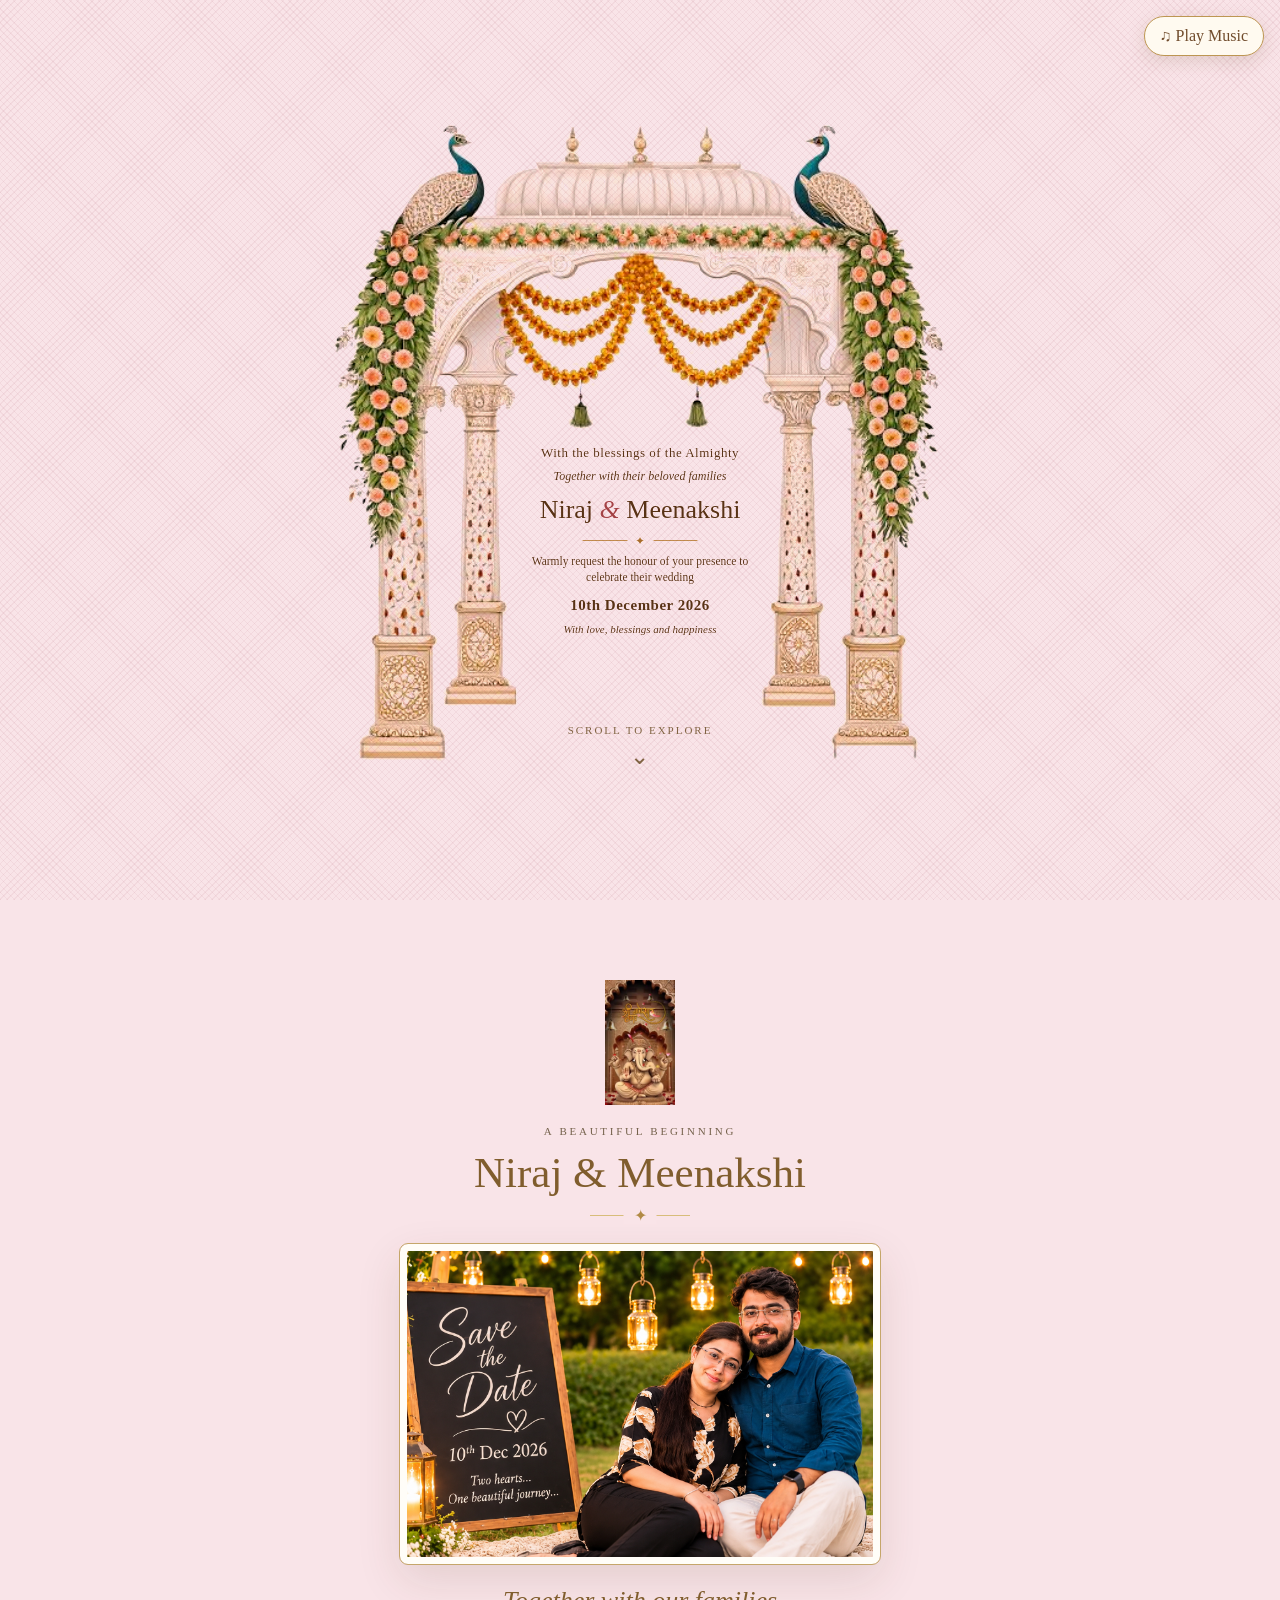
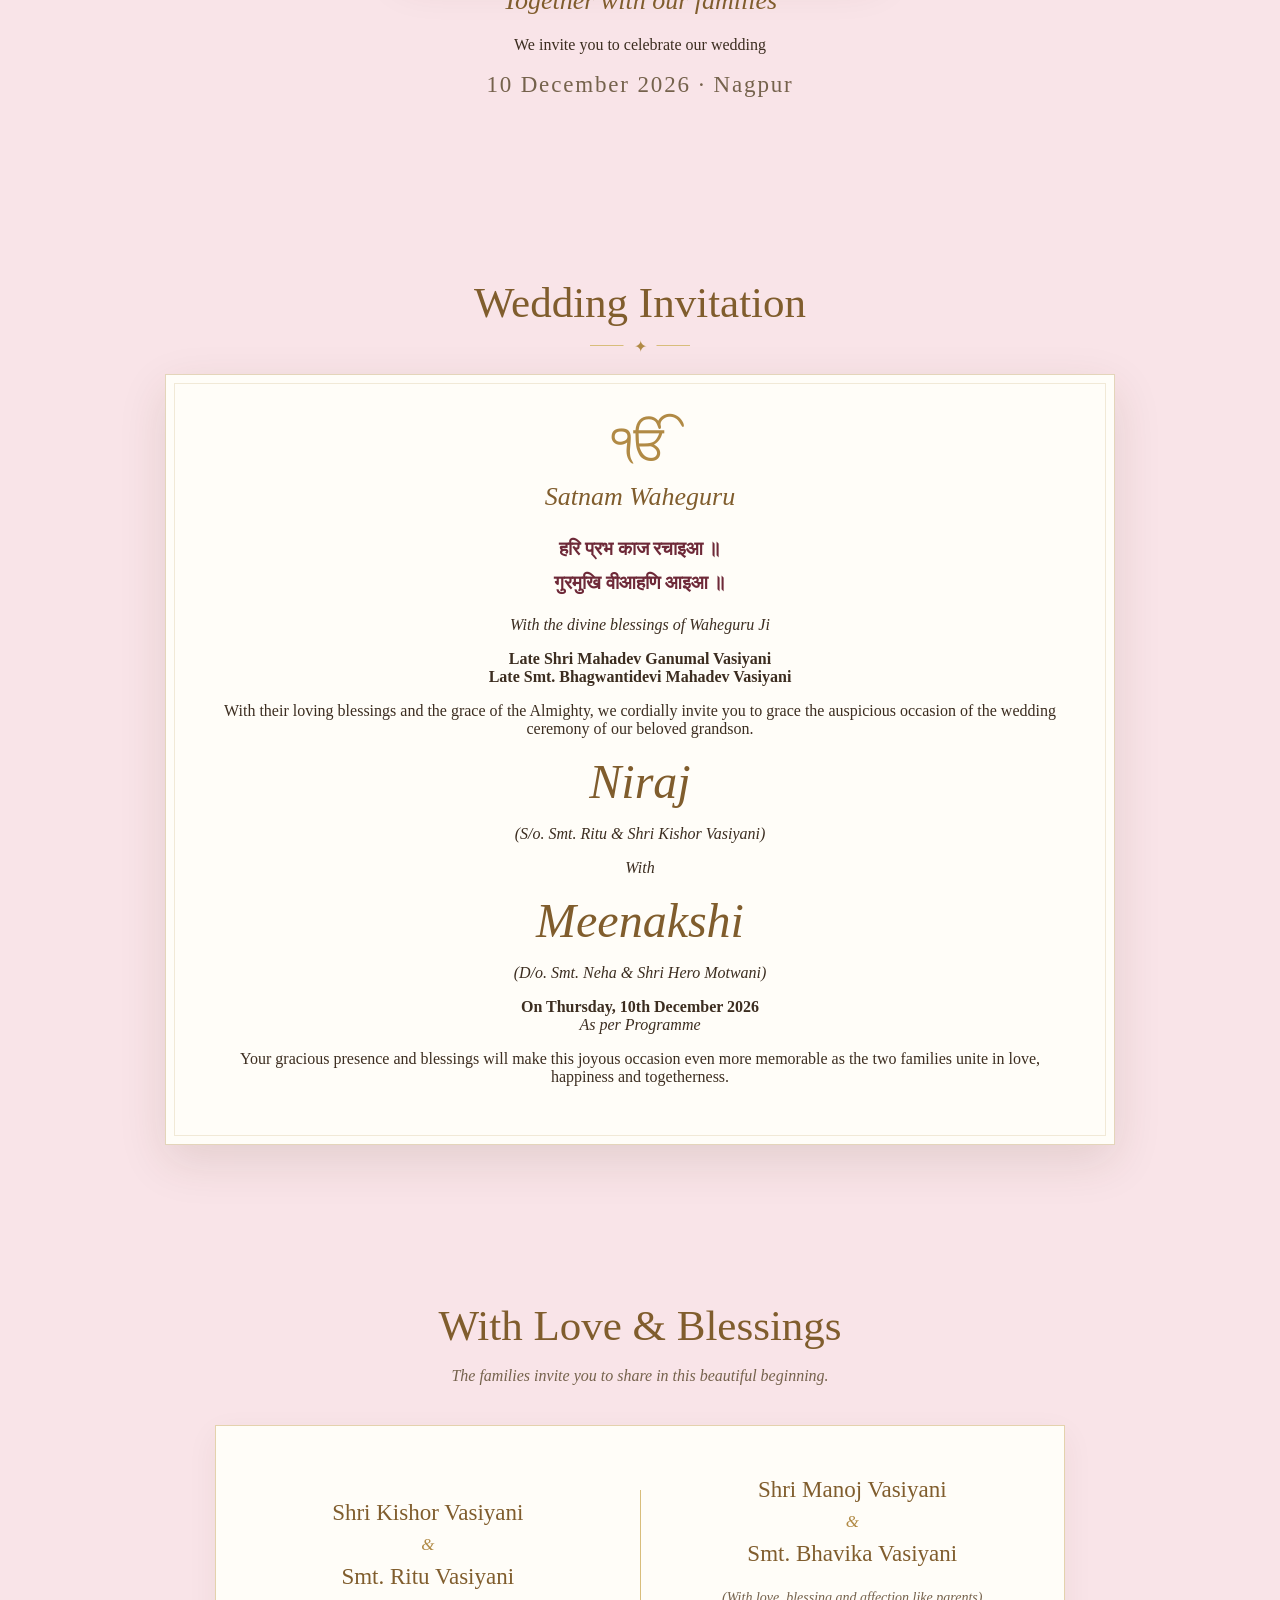
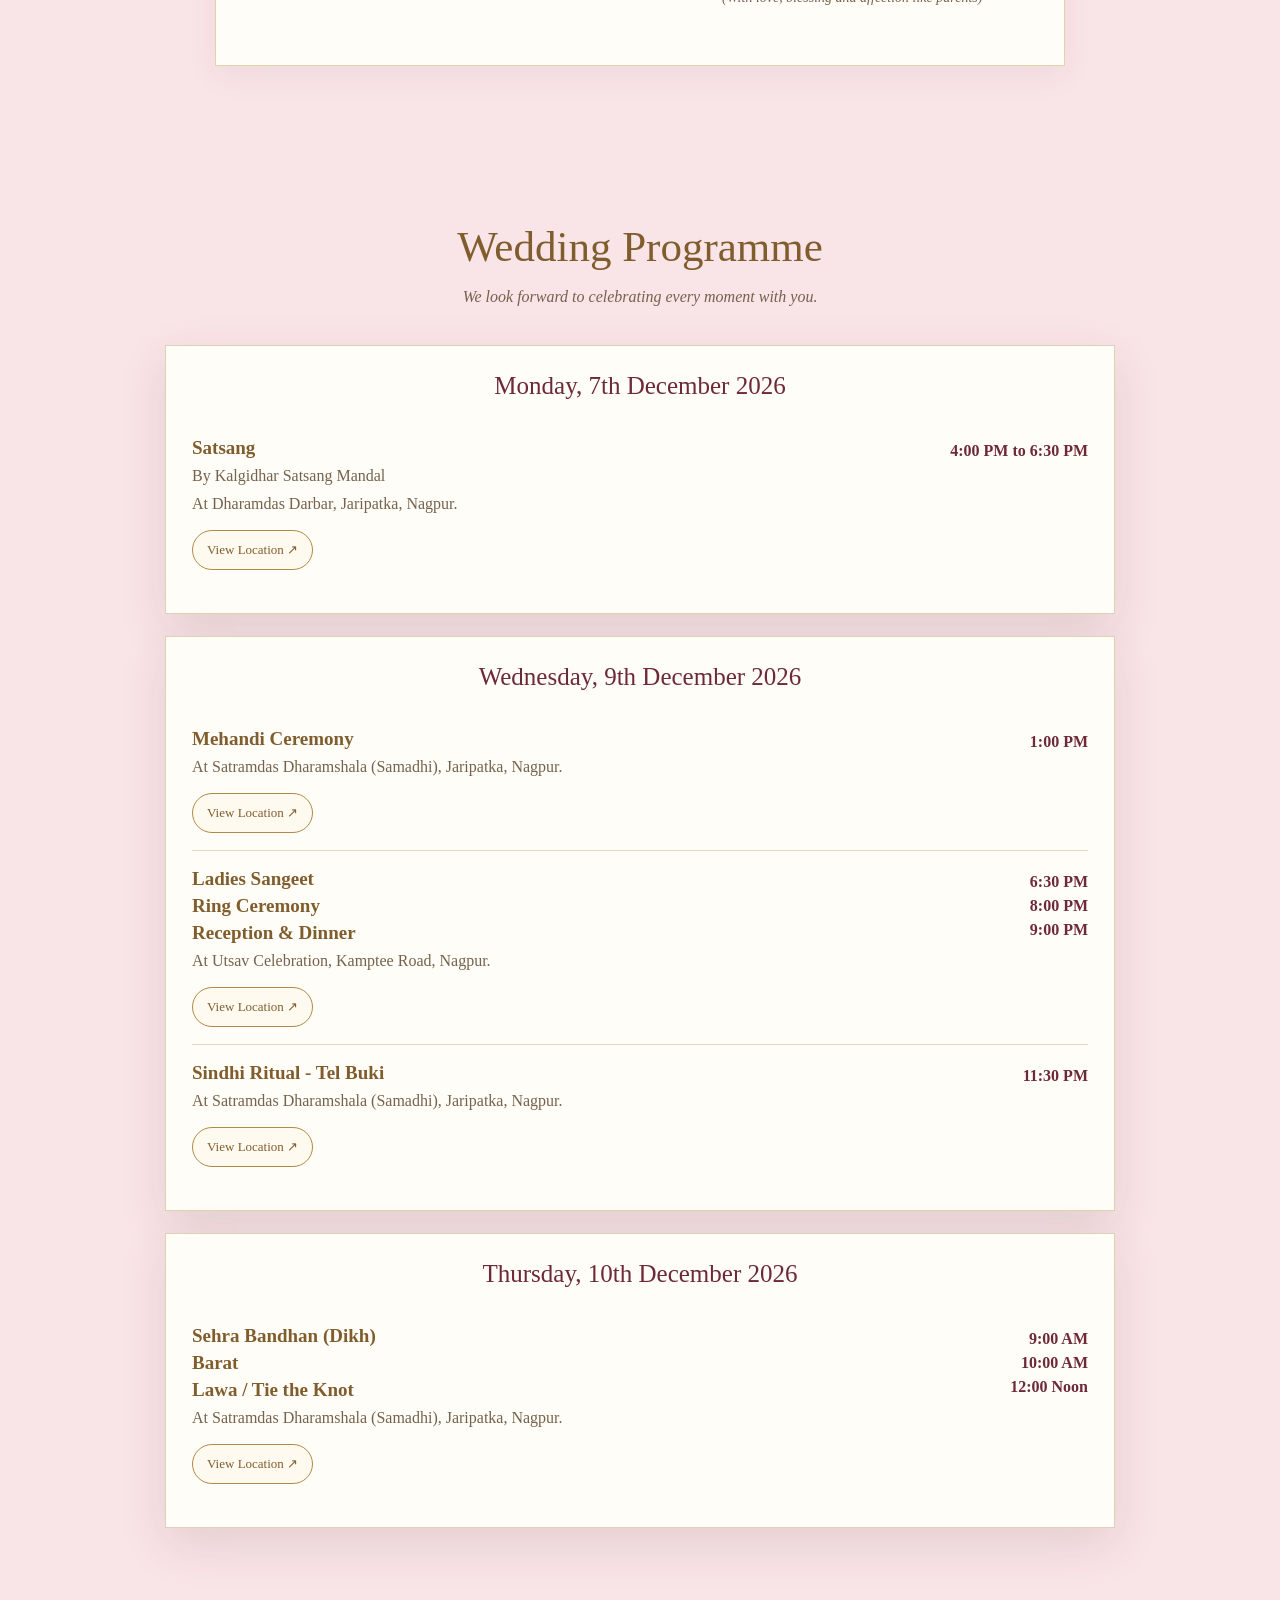
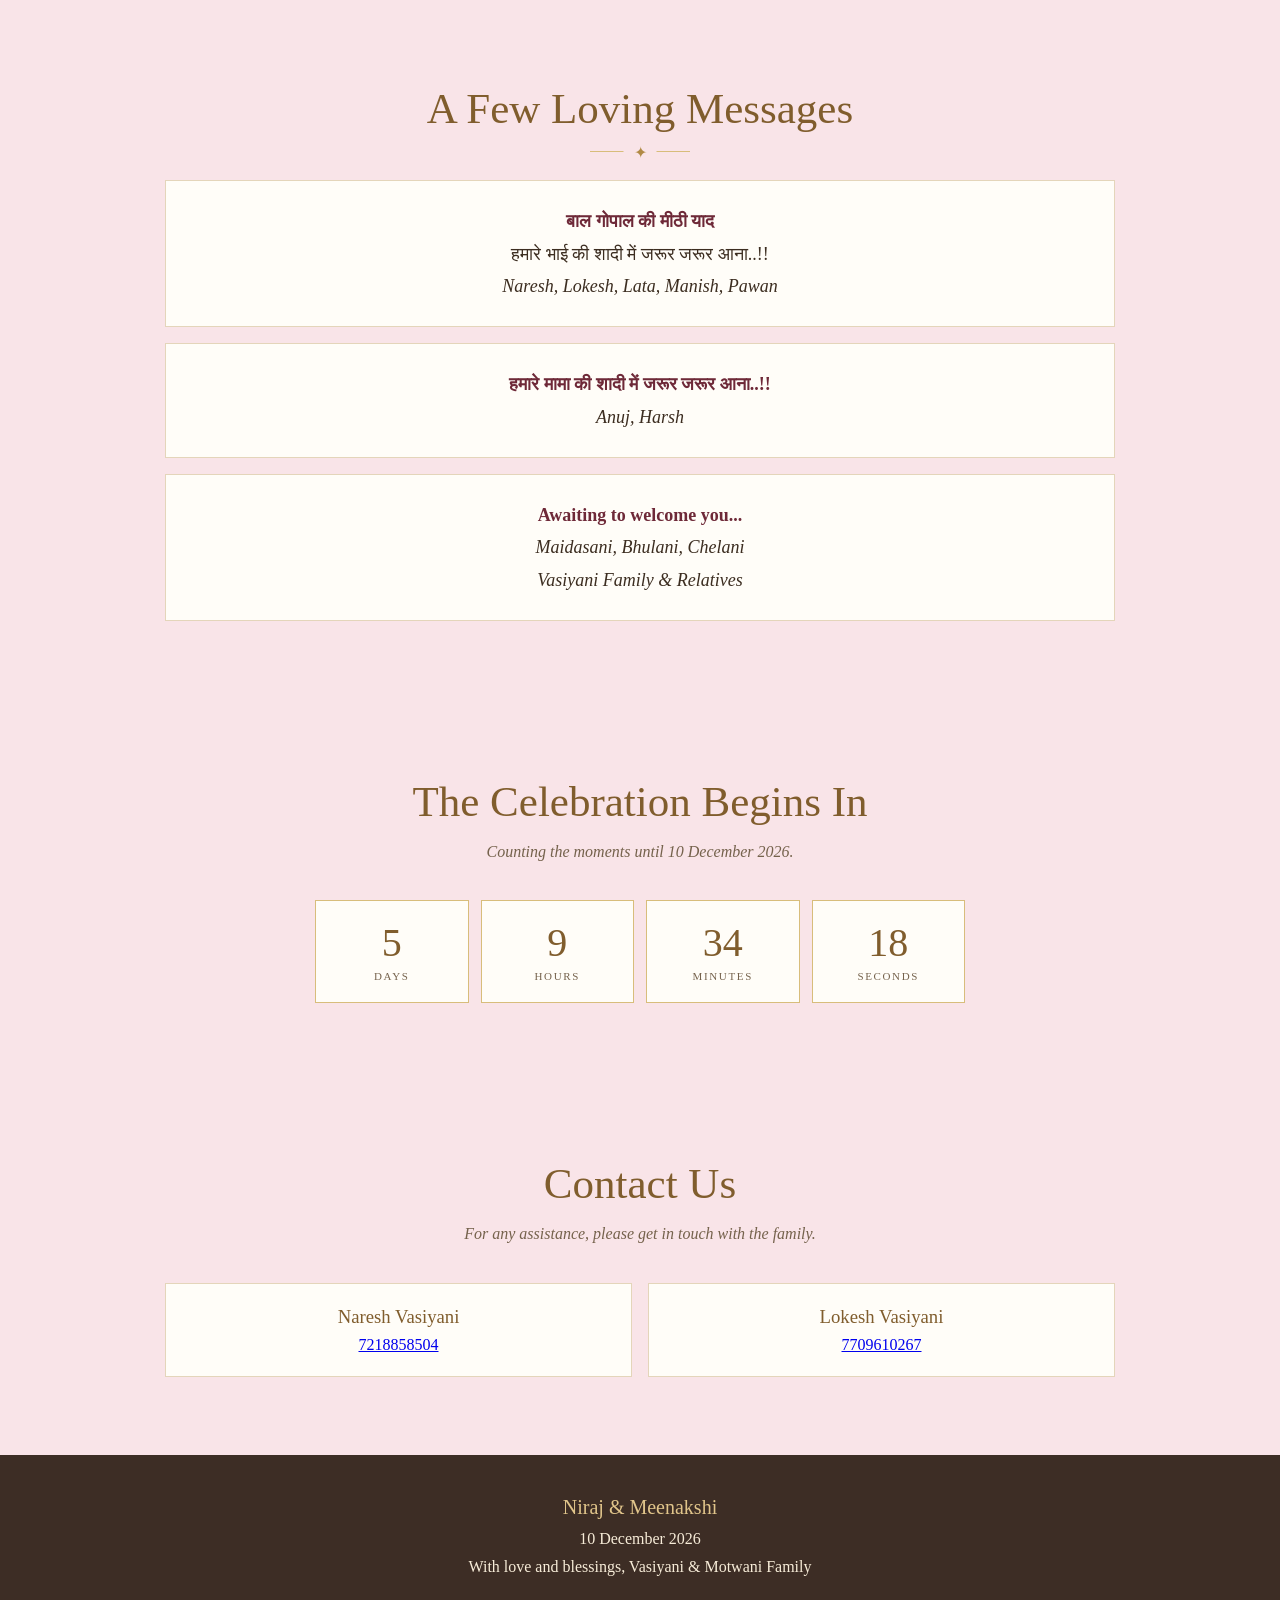
<file: index.html>
<!DOCTYPE html>
<html lang="en">
<head>
    <meta charset="UTF-8">
    <meta name="viewport" content="width=device-width, initial-scale=1.0">
    <title>Niraj & Meenakshi | Wedding Invitation</title>
    <link rel="stylesheet" href="style.css">
    <meta property="og:title" content="Niraj & Meenakshi | Wedding Invitation">
<!-- WhatsApp / Social Media Link Preview -->
<meta property="og:title" content="Niraj & Meenakshi | Wedding Invitation">
<meta property="og:description" content="10th December 2026 · Nagpur. Warmly request the honour of your presence.">
<meta property="og:url" content="https://niraj-meenakshi-wedding.vercel.app/">
<meta property="og:image" content="https://niraj-meenakshi-wedding.vercel.app/couples.png">
<meta property="og:image:type" content="image/jpeg">
<meta property="og:type" content="website">


</head>
<body>


<!-- WEDDING CURTAIN INTRO -->
<div class="wedding-intro" id="weddingIntro">

    <div class="intro-curtain intro-left">
        <div class="curtain-texture"></div>
        <div class="curtain-gold"></div>
    </div>

    <div class="intro-curtain intro-right">
        <div class="curtain-texture"></div>
        <div class="curtain-gold"></div>
    </div>

    <!-- GURU NANAK DEV JI REVEAL -->
<div class="guru-reveal" id="guruReveal">
    <img src="gurunanak.jpeg" alt="Guru Nanak Dev Ji">
</div>

    <div class="intro-title">
        <div class="intro-ornament">✦</div>

        <p class="intro-label">THE WEDDING CELEBRATION</p>

        <h1>Niraj <span>&</span> Meenakshi</h1>

        <div class="intro-line"></div>

        <p class="intro-date">10 · 12 · 2026</p>

        <div class="bottom-ornament">❋</div>
    </div>

</div>


<button class="music-control" id="musicToggle">♫ Play Music</button>

<audio id="weddingMusic" loop>
    <source src="sindhi-wedding-song.mp3" type="audio/mpeg">
</audio>

<!-- ROYAL WEDDING COVER -->
<header class="hero">

    <div class="invitation-card">
        <div class="marble-frame">

            <div class="invitation-content">

                <p class="blessing-line">
                    With the blessings of the Almighty
                </p>

                <p class="parents-line">
                    Together with their beloved families
                </p>

                <h1>
                    Niraj <span>&</span> Meenakshi
                </h1>

                <div class="gold-divider">
                    <span>✦</span>
                </div>

                <p class="invitation-text">
                    Warmly request the honour of your presence
                    to celebrate their wedding
                </p>

                <p class="wedding-date">
                    10th December 2026
                </p>

                <p class="wedding-time">
                    With love, blessings and happiness
                </p>

            </div>

        </div>
    </div>

    <div class="scroll-hint">
        Scroll to explore
        <span>⌄</span>
    </div>

</header>

<main>

    <!-- SECOND OPENING PAGE -->
    <section class="couple-opening">
        <div class="section-inner reveal center">

           <img src="images.jpg" class="cover-ganesh" alt="Ganesh Ji"> 

            <p class="eyebrow">A beautiful beginning</p>

            <h2 class="section-title">Niraj & Meenakshi</h2>

            <div class="divider"></div>

            <img src="couples.png" class="couple-photo" alt="Niraj and Meenakshi">

            <p class="satnam">Together with our families</p>

            <p>We invite you to celebrate our wedding</p>

            <p class="date">10 December 2026 · Nagpur</p>

        </div>
    </section>

    <!-- WEDDING INVITATION -->
    <section id="invitation">

        <div class="section-inner reveal">

            <h2 class="section-title">Wedding Invitation</h2>
            <div class="divider"></div>

            <div class="paper center">

                <div class="symbol">ੴ</div>

                <div class="satnam">Satnam Waheguru</div>

                <div class="gurbani">
                    हरि प्रभ काज रचाइआ ॥<br>
                    गुरमुखि वीआहणि आइआ ॥
                </div>

                <p><em>With the divine blessings of Waheguru Ji</em></p>

                <p>
                    <strong>
                        Late Shri Mahadev Ganumal Vasiyani<br>
                        Late Smt. Bhagwantidevi Mahadev Vasiyani
                    </strong>
                </p>

                <p>
                    With their loving blessings and the grace of the Almighty,
                    we cordially invite you to grace the auspicious occasion
                    of the wedding ceremony of our beloved grandson.
                </p>

                <div class="names">Niraj</div>

                <p><em>(S/o. Smt. Ritu & Shri Kishor Vasiyani)</em></p>

                <p><em>With</em></p>

                <div class="names">Meenakshi</div>

                <p><em>(D/o. Smt. Neha & Shri Hero Motwani)</em></p>

                <p>
                    <strong>On Thursday, 10th December 2026</strong><br>
                    <em>As per Programme</em>
                </p>

                <p>
                    Your gracious presence and blessings will make this
                    joyous occasion even more memorable as the two families
                    unite in love, happiness and togetherness.
                </p>

            </div>

        </div>

    </section>

    

<section id="families">
    <div class="section-inner reveal">

        <h2 class="section-title">With Love & Blessings</h2>

        <p class="section-sub">
            The families invite you to share in this beautiful beginning.
        </p>

        <div class="family-blessing">

            <div class="blessing-person">
                <h3>Shri Kishor Vasiyani</h3>
                <span>&</span>
                <h3>Smt. Ritu Vasiyani</h3>
            </div>

            <div class="gold-divider"></div>

            <div class="blessing-person">
                <h3>Shri Manoj Vasiyani</h3>
                <span>&</span>
                <h3>Smt. Bhavika Vasiyani</h3>

                <p>(With love, blessing and affection like parents)</p>
            </div>

        </div>

    </div>
</section>

    <!-- WEDDING PROGRAMME -->
    <section id="programme">

        <div class="section-inner reveal">

            <h2 class="section-title">Wedding Programme</h2>

            <p class="section-sub">
                We look forward to celebrating every moment with you.
            </p>

            <div class="events">

                <!-- 7 DECEMBER -->
                <div class="day-card">

                    <h3 class="day-heading">Monday, 7th December 2026</h3>

                    <div class="event">

                        <div>
                            <h4>Satsang</h4>
                            <p>By Kalgidhar Satsang Mandal</p>
                            <p>At Dharamdas Darbar, Jaripatka, Nagpur.</p>

                            <a class="map-link"
                               target="_blank"
                               href="https://www.google.com/maps/search/?api=1&query=Dharamdas+Darbar+Jaripatka+Nagpur">
                                View Location ↗
                            </a>
                        </div>

                        <div class="event-time">4:00 PM to 6:30 PM</div>

                    </div>

                </div>

                <!-- 9 DECEMBER -->
                <div class="day-card">

                    <h3 class="day-heading">Wednesday, 9th December 2026</h3>

                    <div class="event">

                        <div>
                            <h4>Mehandi Ceremony</h4>
                            <p>At Satramdas Dharamshala (Samadhi), Jaripatka, Nagpur.</p>

                            <a class="map-link"
                               target="_blank"
                               href="https://www.google.com/maps/search/?api=1&query=Satramdas+Dharamshala+Samadhi+Jaripatka+Nagpur">
                                View Location ↗
                            </a>
                        </div>

                        <div class="event-time">1:00 PM</div>

                    </div>

                    <div class="event">

                        <div>
                            <h4>Ladies Sangeet</h4>
                            <h4>Ring Ceremony</h4>
                            <h4>Reception & Dinner</h4>

                            <p>At Utsav Celebration, Kamptee Road, Nagpur.</p>

                            <a class="map-link"
                               target="_blank"
                               href="https://www.google.com/maps/search/?api=1&query=Utsav+Celebration+Kamptee+Road+Nagpur">
                                View Location ↗
                            </a>
                        </div>

                        <div class="event-time">
                            6:30 PM<br>
                            8:00 PM<br>
                            9:00 PM
                        </div>

                    </div>

                    <div class="event">

                        <div>
                            <h4>Sindhi Ritual - Tel Buki</h4>
                            <p>At Satramdas Dharamshala (Samadhi), Jaripatka, Nagpur.</p>

                            <a class="map-link"
                               target="_blank"
                               href="https://www.google.com/maps/search/?api=1&query=Satramdas+Dharamshala+Samadhi+Jaripatka+Nagpur">
                                View Location ↗
                            </a>
                        </div>

                        <div class="event-time">11:30 PM</div>

                    </div>

                </div>

                <!-- 10 DECEMBER -->
                <div class="day-card">

                    <h3 class="day-heading">Thursday, 10th December 2026</h3>

                    <div class="event">

                        <div>
                            <h4>Sehra Bandhan (Dikh)</h4>
                            <h4>Barat</h4>
                            <h4>Lawa / Tie the Knot</h4>

                            <p>At Satramdas Dharamshala (Samadhi), Jaripatka, Nagpur.</p>

                            <a class="map-link"
                               target="_blank"
                               href="https://www.google.com/maps/search/?api=1&query=Satramdas+Dharamshala+Samadhi+Jaripatka+Nagpur">
                                View Location ↗
                            </a>
                        </div>

                        <div class="event-time">
                            9:00 AM<br>
                            10:00 AM<br>
                            12:00 Noon
                        </div>

                    </div>

                </div>

            </div>

        </div>

    </section>

    <!-- FAMILY MESSAGES -->
    <section id="messages">

        <div class="section-inner reveal">

            <h2 class="section-title">A Few Loving Messages</h2>
            <div class="divider"></div>

            <div class="messages">

                <div class="message">
                    <strong>बाल गोपाल की मीठी याद</strong><br>
                    हमारे भाई की शादी में जरूर जरूर आना..!!<br>
                    <em>Naresh, Lokesh, Lata, Manish, Pawan</em>
                </div>

                <div class="message">
                    <strong>हमारे मामा की शादी में जरूर जरूर आना..!!</strong><br>
                    <em>Anuj, Harsh</em>
                </div>

                <div class="message">
                    <strong>Awaiting to welcome you...</strong><br>
                    <em>
                        Maidasani, Bhulani, Chelani<br>
                        Vasiyani Family & Relatives
                    </em>
                </div>

            </div>

        </div>

    </section>

    <!-- COUNTDOWN -->
    <section id="countdown">

        <div class="section-inner reveal center">

            <h2 class="section-title">The Celebration Begins In</h2>

            <p class="section-sub">
                Counting the moments until 10 December 2026.
            </p>

            <div class="countdown">

                <div class="time-box">
                    <b id="days">--</b>
                    <span>Days</span>
                </div>

                <div class="time-box">
                    <b id="hours">--</b>
                    <span>Hours</span>
                </div>

                <div class="time-box">
                    <b id="minutes">--</b>
                    <span>Minutes</span>
                </div>

                <div class="time-box">
                    <b id="seconds">--</b>
                    <span>Seconds</span>
                </div>

            </div>

        </div>

    </section>

    
<!-- CONTACT US -->
<section id="contact">

    <div class="section-inner reveal">

        <h2 class="section-title">Contact Us</h2>

        <p class="section-sub">
            For any assistance, please get in touch with the family.
        </p>

        <div class="contact-grid">

            <div class="contact-card">
                <h3>Naresh Vasiyani</h3>
                <a href="tel:7218858504">7218858504</a>
            </div>

            <div class="contact-card">
                <h3>Lokesh Vasiyani</h3>
                <a href="tel:7709610267">7709610267</a>
            </div>

        </div>

    </div>

</section>


</main>

<footer>

    <strong>Niraj & Meenakshi</strong><br>
    10 December 2026<br>
    With love and blessings, Vasiyani & Motwani Family

</footer>

<script src="script.js"></script>

</body>
</html>
</file>
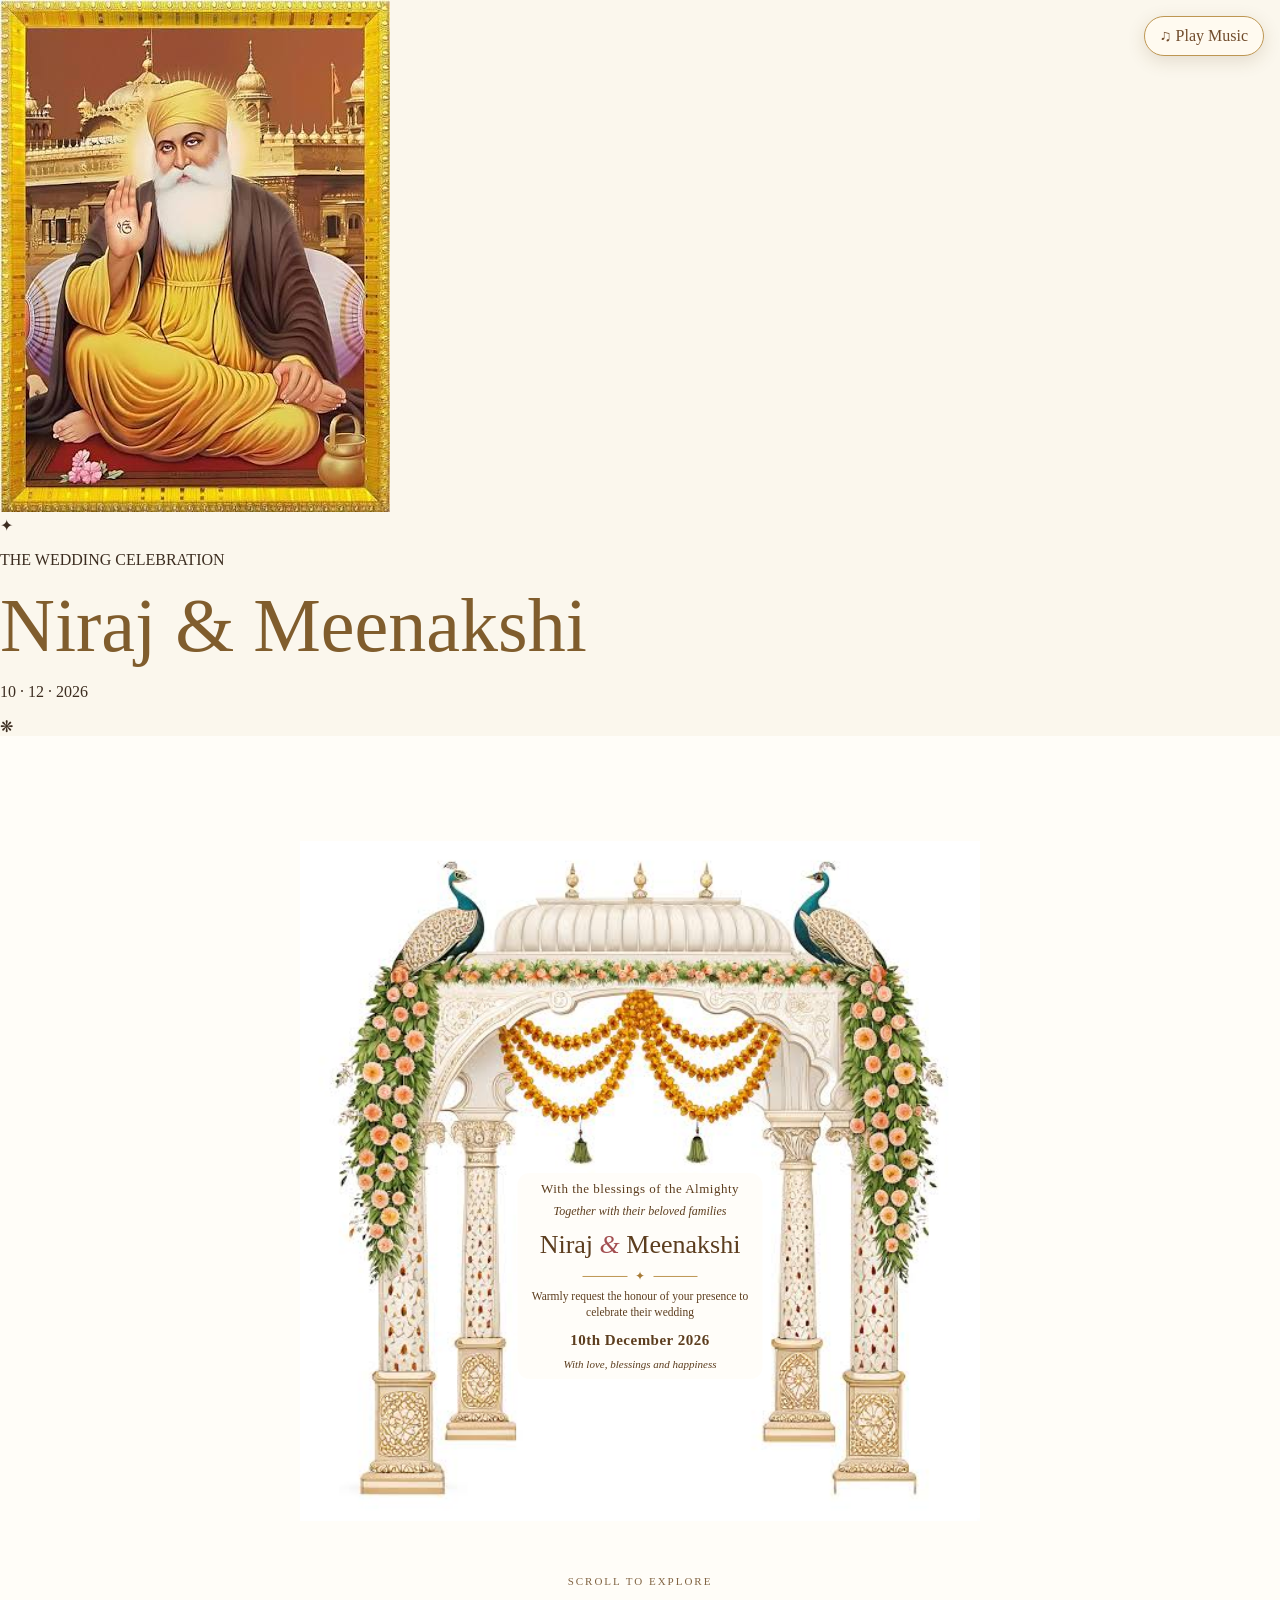
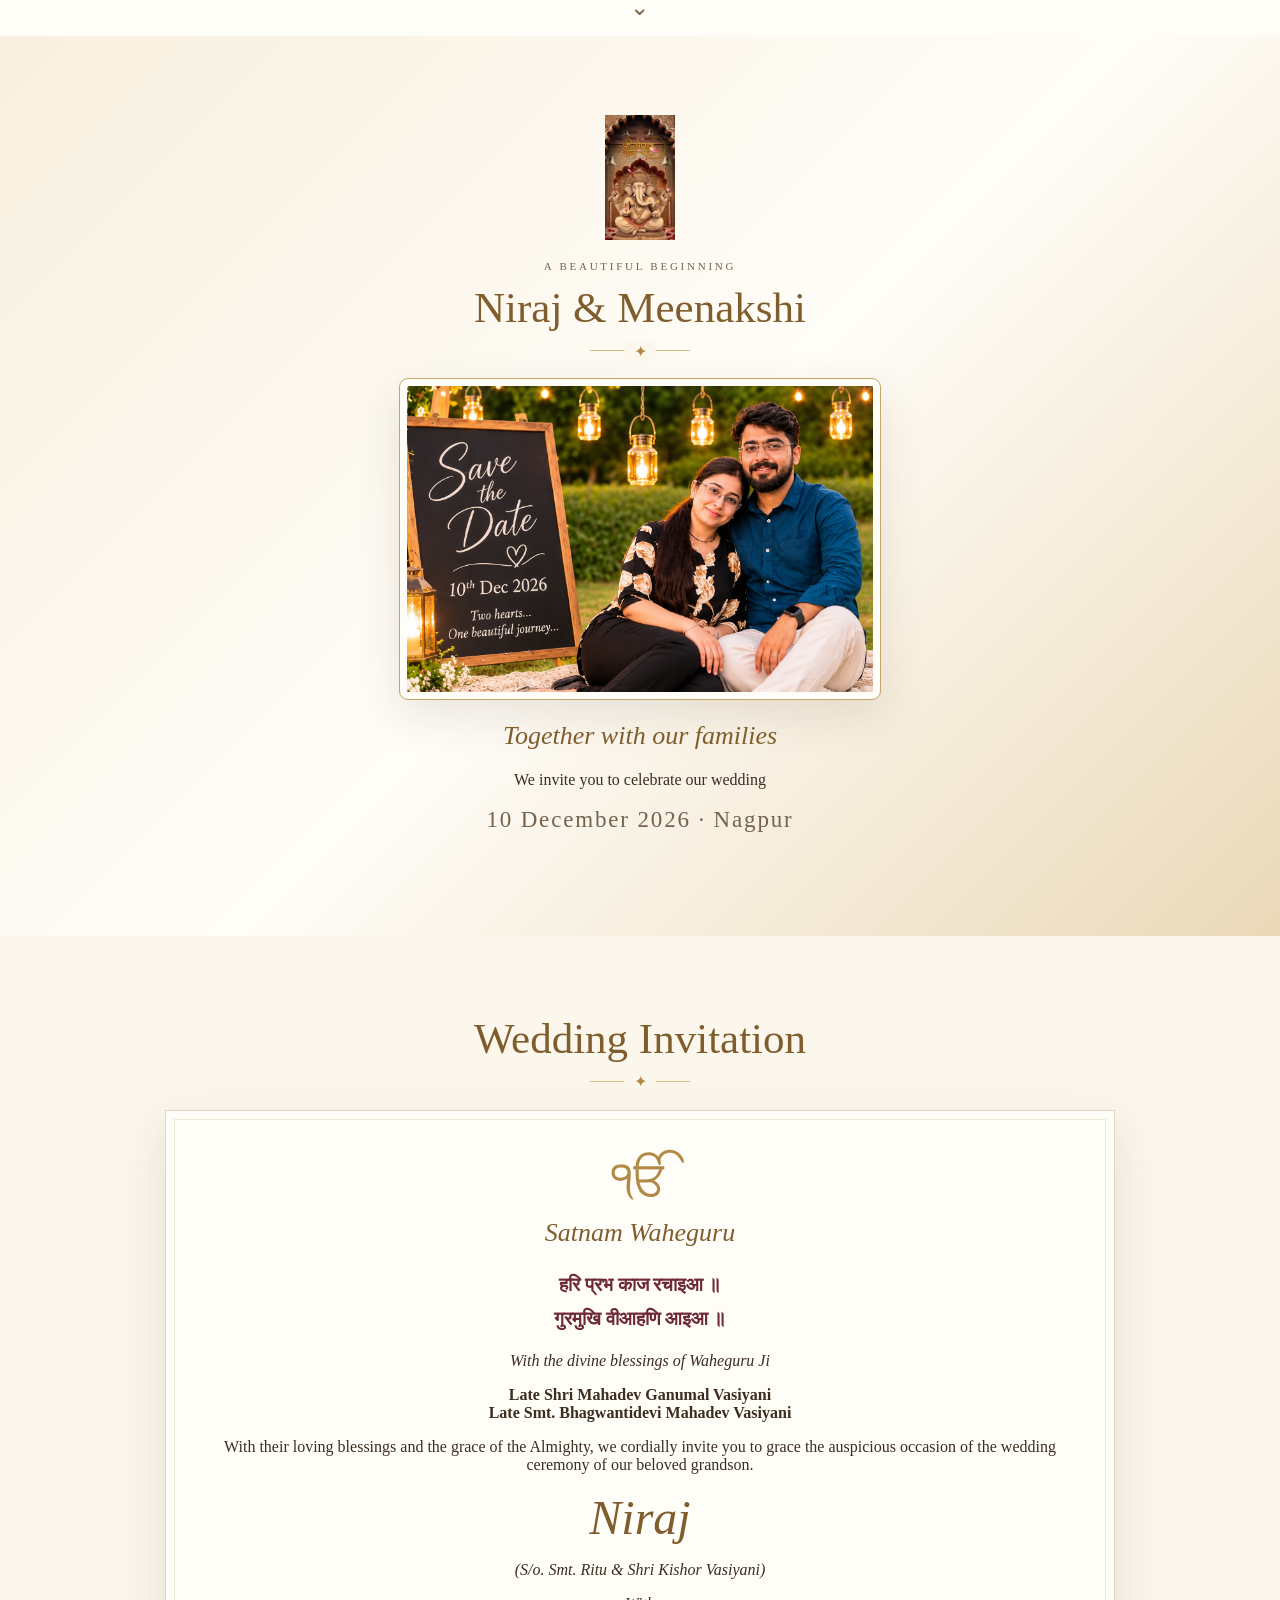
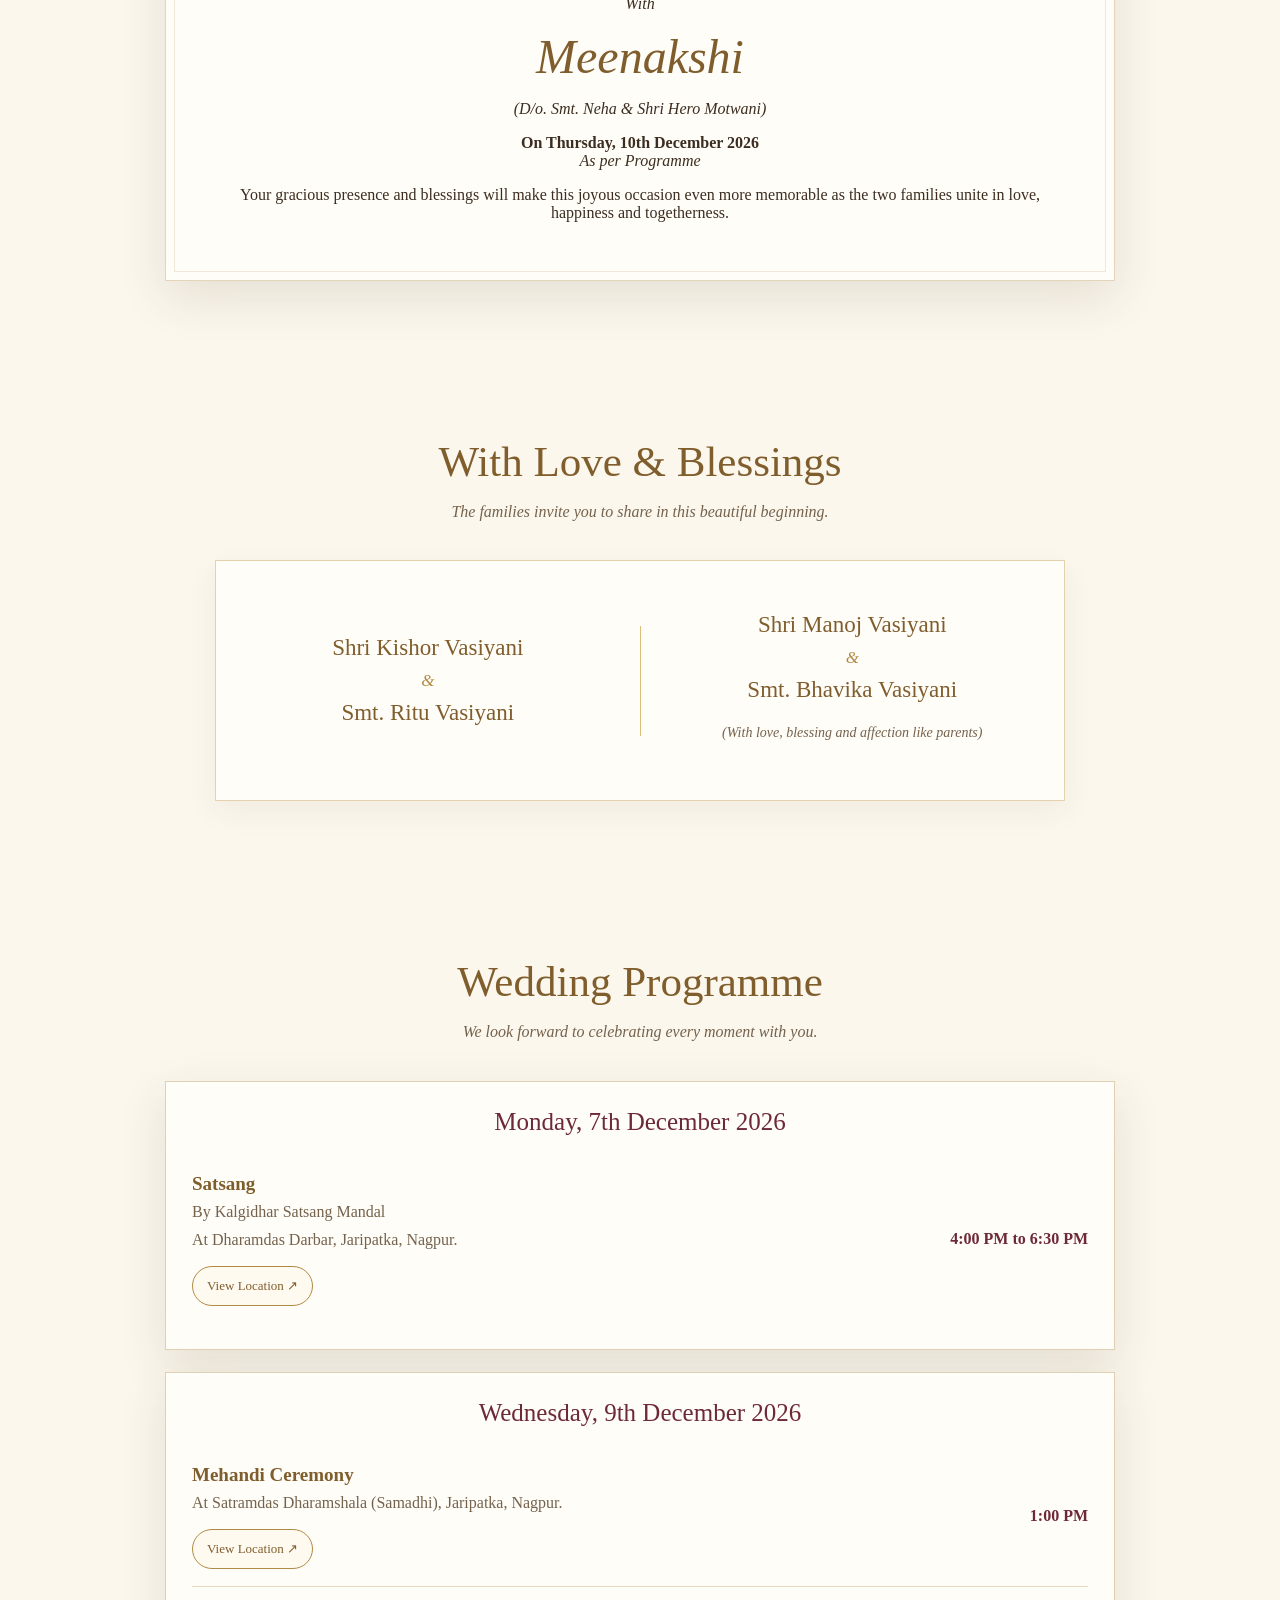
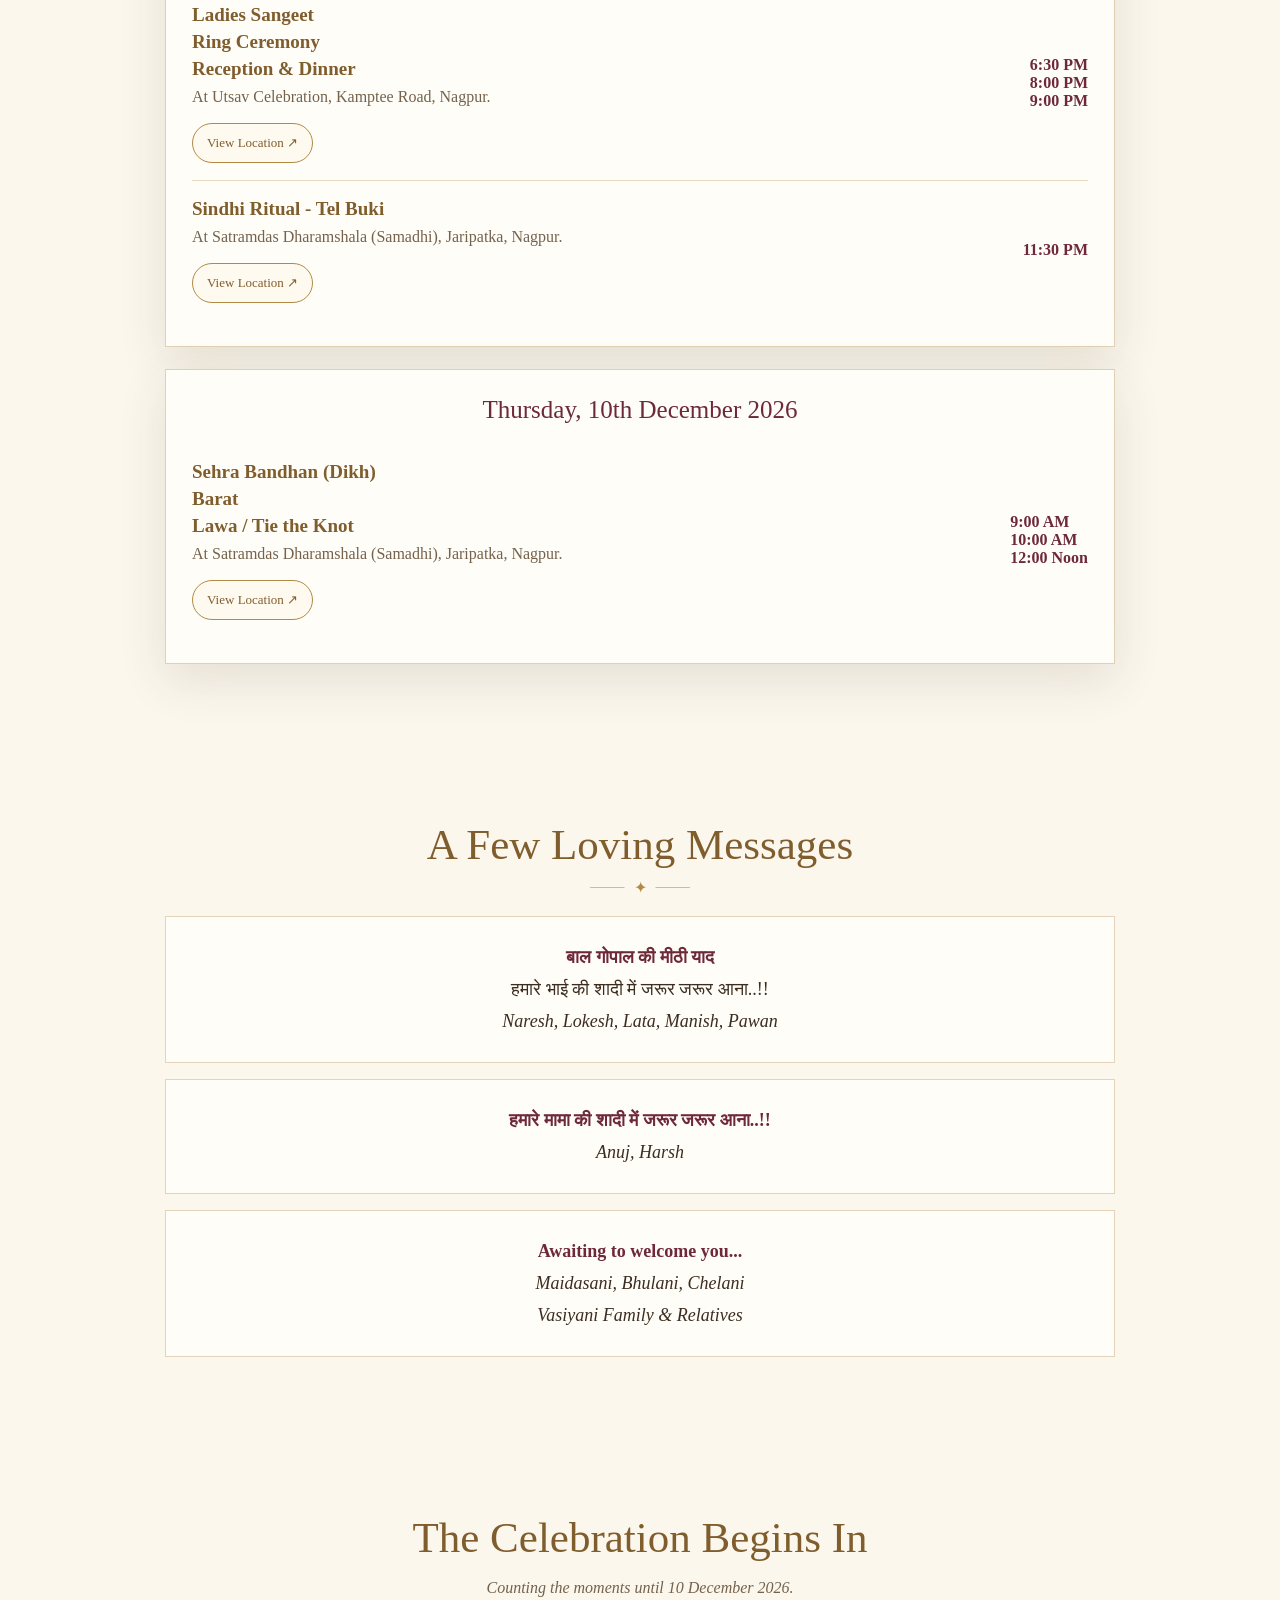
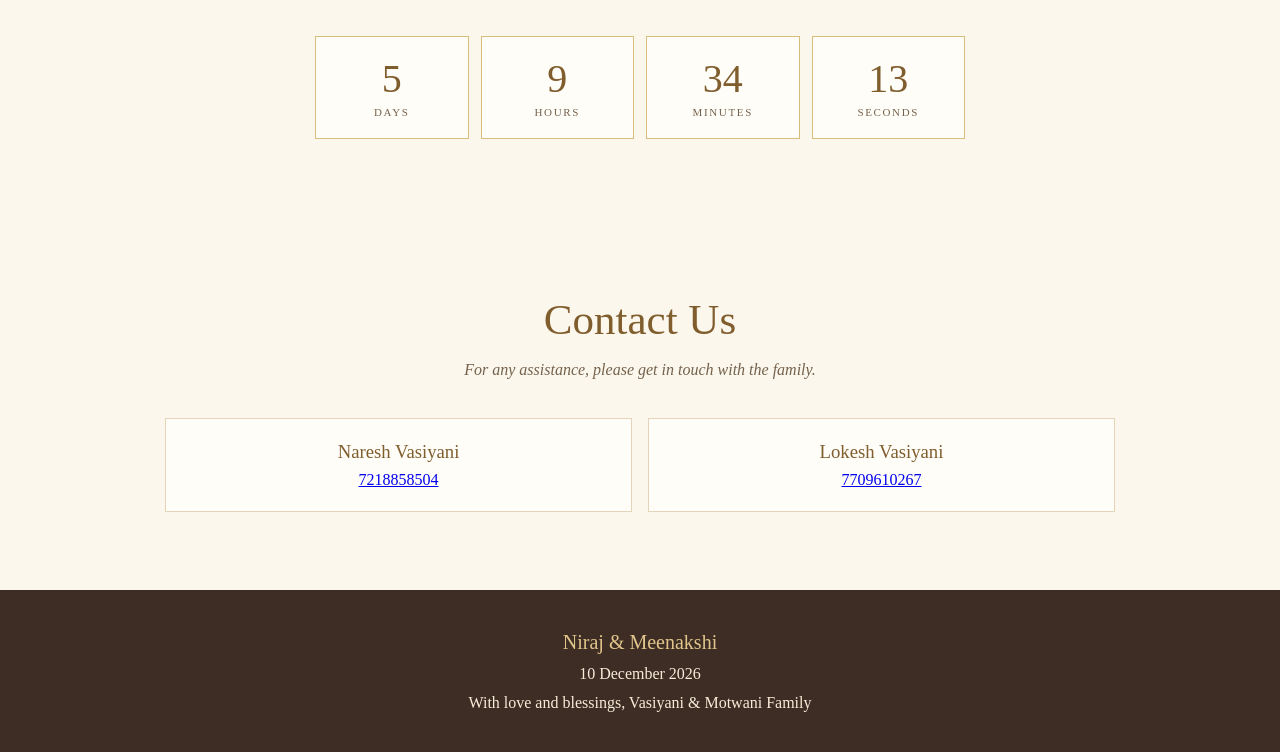
<file: niraj mama/index.html>
<!DOCTYPE html>
<html lang="en">
<head>
    <meta charset="UTF-8">
    <meta name="viewport" content="width=device-width, initial-scale=1.0">
    <title>Niraj & Meenakshi | Wedding Invitation</title>
    <link rel="stylesheet" href="style.css">
    <meta property="og:title" content="Niraj & Meenakshi | Wedding Invitation">
<meta property="og:description" content="10th December 2026 · Nagpur. Warmly request the honour of your presence.">
<meta property="og:image" content="couples.png">
<meta property="og:type" content="website">

</head>
<body>


<!-- WEDDING CURTAIN INTRO -->
<div class="wedding-intro" id="weddingIntro">

    <div class="intro-curtain intro-left">
        <div class="curtain-texture"></div>
        <div class="curtain-gold"></div>
    </div>

    <div class="intro-curtain intro-right">
        <div class="curtain-texture"></div>
        <div class="curtain-gold"></div>
    </div>

    <!-- GURU NANAK DEV JI REVEAL -->
<div class="guru-reveal" id="guruReveal">
    <img src="images (1).jpg" alt="Guru Nanak Dev Ji">
</div>

    <div class="intro-title">
        <div class="intro-ornament">✦</div>

        <p class="intro-label">THE WEDDING CELEBRATION</p>

        <h1>Niraj <span>&</span> Meenakshi</h1>

        <div class="intro-line"></div>

        <p class="intro-date">10 · 12 · 2026</p>

        <div class="bottom-ornament">❋</div>
    </div>

</div>


<button class="music-control" id="musicToggle">♫ Play Music</button>

<audio id="weddingMusic" loop>
    <source src="sindhi-wedding-song.mp3" type="audio/mpeg">
</audio>

<!-- ROYAL WEDDING COVER -->
<header class="hero">

    <div class="invitation-card">
        <div class="marble-frame">

            <div class="invitation-content">

                <p class="blessing-line">
                    With the blessings of the Almighty
                </p>

                <p class="parents-line">
                    Together with their beloved families
                </p>

                <h1>
                    Niraj <span>&</span> Meenakshi
                </h1>

                <div class="gold-divider">
                    <span>✦</span>
                </div>

                <p class="invitation-text">
                    Warmly request the honour of your presence
                    to celebrate their wedding
                </p>

                <p class="wedding-date">
                    10th December 2026
                </p>

                <p class="wedding-time">
                    With love, blessings and happiness
                </p>

            </div>

        </div>
    </div>

    <div class="scroll-hint">
        Scroll to explore
        <span>⌄</span>
    </div>

</header>

<main>

    <!-- SECOND OPENING PAGE -->
    <section class="couple-opening">
        <div class="section-inner reveal center">

           <img src="images.jpg" class="cover-ganesh" alt="Ganesh Ji"> 

            <p class="eyebrow">A beautiful beginning</p>

            <h2 class="section-title">Niraj & Meenakshi</h2>

            <div class="divider"></div>

            <img src="couples.png" class="couple-photo" alt="Niraj and Meenakshi">

            <p class="satnam">Together with our families</p>

            <p>We invite you to celebrate our wedding</p>

            <p class="date">10 December 2026 · Nagpur</p>

        </div>
    </section>

    <!-- WEDDING INVITATION -->
    <section id="invitation">

        <div class="section-inner reveal">

            <h2 class="section-title">Wedding Invitation</h2>
            <div class="divider"></div>

            <div class="paper center">

                <div class="symbol">ੴ</div>

                <div class="satnam">Satnam Waheguru</div>

                <div class="gurbani">
                    हरि प्रभ काज रचाइआ ॥<br>
                    गुरमुखि वीआहणि आइआ ॥
                </div>

                <p><em>With the divine blessings of Waheguru Ji</em></p>

                <p>
                    <strong>
                        Late Shri Mahadev Ganumal Vasiyani<br>
                        Late Smt. Bhagwantidevi Mahadev Vasiyani
                    </strong>
                </p>

                <p>
                    With their loving blessings and the grace of the Almighty,
                    we cordially invite you to grace the auspicious occasion
                    of the wedding ceremony of our beloved grandson.
                </p>

                <div class="names">Niraj</div>

                <p><em>(S/o. Smt. Ritu & Shri Kishor Vasiyani)</em></p>

                <p><em>With</em></p>

                <div class="names">Meenakshi</div>

                <p><em>(D/o. Smt. Neha & Shri Hero Motwani)</em></p>

                <p>
                    <strong>On Thursday, 10th December 2026</strong><br>
                    <em>As per Programme</em>
                </p>

                <p>
                    Your gracious presence and blessings will make this
                    joyous occasion even more memorable as the two families
                    unite in love, happiness and togetherness.
                </p>

            </div>

        </div>

    </section>

    

<section id="families">
    <div class="section-inner reveal">

        <h2 class="section-title">With Love & Blessings</h2>

        <p class="section-sub">
            The families invite you to share in this beautiful beginning.
        </p>

        <div class="family-blessing">

            <div class="blessing-person">
                <h3>Shri Kishor Vasiyani</h3>
                <span>&</span>
                <h3>Smt. Ritu Vasiyani</h3>
            </div>

            <div class="gold-divider"></div>

            <div class="blessing-person">
                <h3>Shri Manoj Vasiyani</h3>
                <span>&</span>
                <h3>Smt. Bhavika Vasiyani</h3>

                <p>(With love, blessing and affection like parents)</p>
            </div>

        </div>

    </div>
</section>

    <!-- WEDDING PROGRAMME -->
    <section id="programme">

        <div class="section-inner reveal">

            <h2 class="section-title">Wedding Programme</h2>

            <p class="section-sub">
                We look forward to celebrating every moment with you.
            </p>

            <div class="events">

                <!-- 7 DECEMBER -->
                <div class="day-card">

                    <h3 class="day-heading">Monday, 7th December 2026</h3>

                    <div class="event">

                        <div>
                            <h4>Satsang</h4>
                            <p>By Kalgidhar Satsang Mandal</p>
                            <p>At Dharamdas Darbar, Jaripatka, Nagpur.</p>

                            <a class="map-link"
                               target="_blank"
                               href="https://www.google.com/maps/search/?api=1&query=Dharamdas+Darbar+Jaripatka+Nagpur">
                                View Location ↗
                            </a>
                        </div>

                        <div class="event-time">4:00 PM to 6:30 PM</div>

                    </div>

                </div>

                <!-- 9 DECEMBER -->
                <div class="day-card">

                    <h3 class="day-heading">Wednesday, 9th December 2026</h3>

                    <div class="event">

                        <div>
                            <h4>Mehandi Ceremony</h4>
                            <p>At Satramdas Dharamshala (Samadhi), Jaripatka, Nagpur.</p>

                            <a class="map-link"
                               target="_blank"
                               href="https://www.google.com/maps/search/?api=1&query=Satramdas+Dharamshala+Samadhi+Jaripatka+Nagpur">
                                View Location ↗
                            </a>
                        </div>

                        <div class="event-time">1:00 PM</div>

                    </div>

                    <div class="event">

                        <div>
                            <h4>Ladies Sangeet</h4>
                            <h4>Ring Ceremony</h4>
                            <h4>Reception & Dinner</h4>

                            <p>At Utsav Celebration, Kamptee Road, Nagpur.</p>

                            <a class="map-link"
                               target="_blank"
                               href="https://www.google.com/maps/search/?api=1&query=Utsav+Celebration+Kamptee+Road+Nagpur">
                                View Location ↗
                            </a>
                        </div>

                        <div class="event-time">
                            6:30 PM<br>
                            8:00 PM<br>
                            9:00 PM
                        </div>

                    </div>

                    <div class="event">

                        <div>
                            <h4>Sindhi Ritual - Tel Buki</h4>
                            <p>At Satramdas Dharamshala (Samadhi), Jaripatka, Nagpur.</p>

                            <a class="map-link"
                               target="_blank"
                               href="https://www.google.com/maps/search/?api=1&query=Satramdas+Dharamshala+Samadhi+Jaripatka+Nagpur">
                                View Location ↗
                            </a>
                        </div>

                        <div class="event-time">11:30 PM</div>

                    </div>

                </div>

                <!-- 10 DECEMBER -->
                <div class="day-card">

                    <h3 class="day-heading">Thursday, 10th December 2026</h3>

                    <div class="event">

                        <div>
                            <h4>Sehra Bandhan (Dikh)</h4>
                            <h4>Barat</h4>
                            <h4>Lawa / Tie the Knot</h4>

                            <p>At Satramdas Dharamshala (Samadhi), Jaripatka, Nagpur.</p>

                            <a class="map-link"
                               target="_blank"
                               href="https://www.google.com/maps/search/?api=1&query=Satramdas+Dharamshala+Samadhi+Jaripatka+Nagpur">
                                View Location ↗
                            </a>
                        </div>

                        <div class="event-time">
                            9:00 AM<br>
                            10:00 AM<br>
                            12:00 Noon
                        </div>

                    </div>

                </div>

            </div>

        </div>

    </section>

    <!-- FAMILY MESSAGES -->
    <section id="messages">

        <div class="section-inner reveal">

            <h2 class="section-title">A Few Loving Messages</h2>
            <div class="divider"></div>

            <div class="messages">

                <div class="message">
                    <strong>बाल गोपाल की मीठी याद</strong><br>
                    हमारे भाई की शादी में जरूर जरूर आना..!!<br>
                    <em>Naresh, Lokesh, Lata, Manish, Pawan</em>
                </div>

                <div class="message">
                    <strong>हमारे मामा की शादी में जरूर जरूर आना..!!</strong><br>
                    <em>Anuj, Harsh</em>
                </div>

                <div class="message">
                    <strong>Awaiting to welcome you...</strong><br>
                    <em>
                        Maidasani, Bhulani, Chelani<br>
                        Vasiyani Family & Relatives
                    </em>
                </div>

            </div>

        </div>

    </section>

    <!-- COUNTDOWN -->
    <section id="countdown">

        <div class="section-inner reveal center">

            <h2 class="section-title">The Celebration Begins In</h2>

            <p class="section-sub">
                Counting the moments until 10 December 2026.
            </p>

            <div class="countdown">

                <div class="time-box">
                    <b id="days">--</b>
                    <span>Days</span>
                </div>

                <div class="time-box">
                    <b id="hours">--</b>
                    <span>Hours</span>
                </div>

                <div class="time-box">
                    <b id="minutes">--</b>
                    <span>Minutes</span>
                </div>

                <div class="time-box">
                    <b id="seconds">--</b>
                    <span>Seconds</span>
                </div>

            </div>

        </div>

    </section>

    
<!-- CONTACT US -->
<section id="contact">

    <div class="section-inner reveal">

        <h2 class="section-title">Contact Us</h2>

        <p class="section-sub">
            For any assistance, please get in touch with the family.
        </p>

        <div class="contact-grid">

            <div class="contact-card">
                <h3>Naresh Vasiyani</h3>
                <a href="tel:7218858504">7218858504</a>
            </div>

            <div class="contact-card">
                <h3>Lokesh Vasiyani</h3>
                <a href="tel:7709610267">7709610267</a>
            </div>

        </div>

    </div>

</section>


</main>

<footer>

    <strong>Niraj & Meenakshi</strong><br>
    10 December 2026<br>
    With love and blessings, Vasiyani & Motwani Family

</footer>

<script src="script.js"></script>

</body>
</html>
</file>
<file: style.css>
:root {
    --ivory: #fbf7ed;
    --cream: #f2e7d2;
    --gold: #b18a45;
    --gold2: #d8bd7b;
    --ink: #3c2d20;
    --muted: #75624c;
    --wine: #6e2938;
    --white: #fffdf8;
    --shadow: 0 16px 45px rgba(71,49,24,.12);
}

* {
    box-sizing: border-box;
}

html {
    scroll-behavior: smooth;
}

body {
    margin: 0;
    background: var(--ivory);
    color: var(--ink);
    font-family: Georgia, "Times New Roman", serif;
}

button, a {
    font: inherit;
}

/* MUSIC BUTTON */

.music-control {
    position: fixed;
    right: 16px;
    top: 16px;
    z-index: 20;
    border: 1px solid var(--gold);
    background: #fffaf0;
    color: var(--ink);
    border-radius: 30px;
    padding: 10px 15px;
    cursor: pointer;
    box-shadow: var(--shadow);
}

/* COVER PAGE */

.hero {
    min-height: 100svh;
    position: relative;
    display: grid;
    place-items: center;
    overflow: hidden;
    padding: 48px 18px;

    background: radial-gradient(
        circle at 50% 45%,
        #fffdf8 0,
        #f7efdf 56%,
        #e9d9bb 100%
    );
}

.hero:before,
.hero:after {
    content: "";
    position: absolute;
    inset: 18px;
    border: 1px solid rgba(177,138,69,.7);
    pointer-events: none;
}

.hero:after {
    inset: 26px;
    border: 1px solid rgba(177,138,69,.28);
}

.ornament {
    position: absolute;
    width: 190px;
    height: 190px;
    border: 1px solid rgba(177,138,69,.22);
    border-radius: 50%;
    filter: blur(.2px);
}

.ornament.one {
    top: -95px;
    left: -80px;
}

.ornament.two {
    bottom: -100px;
    right: -75px;
}

.hero-grid {
    width: min(1100px, 100%);
    display: grid;

    grid-template-columns:
        minmax(120px, 1fr)
        minmax(260px, 2fr)
        minmax(120px, 1fr);

    align-items: center;
    gap: 12px;
    position: relative;
    z-index: 1;
    text-align: center;
}

.deity {
    width: min(100%, 190px);
    height: 230px;
    object-fit: contain;
    justify-self: center;
    opacity: 0;

    animation: riseIn 1.4s .25s forwards;

    filter: drop-shadow(
        0 10px 12px rgba(95,66,30,.13)
    );
}

.deity.right {
    animation-delay: .55s;
}

.hero-copy {
    opacity: 0;
    animation: fadeIn 1.5s .8s forwards;
}

.symbol {
    font-size: clamp(30px,5vw,48px);
    color: var(--gold);
    margin-bottom: 8px;
}

.eyebrow {
    letter-spacing: .25em;
    text-transform: uppercase;
    color: var(--muted);
    font-size: 11px;
}

h1 {
    font-size: clamp(42px,7vw,76px);
    font-weight: normal;
    line-height: 1.02;
    margin: 18px 0;
    color: #805d2d;
}

.amp {
    display: block;
    font-style: italic;
    font-size: .5em;
    margin: 5px 0;
    color: var(--wine);
}

.date {
    font-size: clamp(17px,2.5vw,23px);
    letter-spacing: .08em;
    color: var(--muted);
    margin-top: 18px;
}

.blessing {
    font-style: italic;
    color: var(--wine);
    margin-top: 14px;
}

.scroll-hint {
    position: absolute;
    bottom: 13px;
    left: 50%;
    transform: translateX(-50%);
    font-size: 11px;
    letter-spacing: .18em;
    text-transform: uppercase;
    color: var(--muted);
    animation: bob 2s infinite;
}

.scroll-hint span {
    display: block;
    font-size: 20px;
    text-align: center;
    margin-top: 4px;
}

/* COMMON SECTIONS */

section {
    padding: 78px 20px;
}

.section-inner {
    width: min(950px,100%);
    margin: auto;
}

.section-title {
    text-align: center;
    margin: 0 0 12px;
    color: #805d2d;
    font-size: clamp(30px,5vw,43px);
    font-weight: normal;
}

.section-sub {
    text-align: center;
    color: var(--muted);
    font-style: italic;
    margin: 0 auto 35px;
    max-width: 680px;
    line-height: 1.7;
}

.divider {
    width: 100px;
    height: 1px;
    background: var(--gold2);
    margin: 18px auto 28px;
    position: relative;
}

.divider:after {
    content: "✦";
    position: absolute;
    left: 50%;
    top: 50%;
    transform: translate(-50%,-50%);
    background: var(--ivory);
    padding: 0 9px;
    color: var(--gold);
}

.paper {
    background: var(--white);
    border: 1px solid rgba(177,138,69,.35);
    padding: clamp(22px,4vw,42px);
    box-shadow: var(--shadow);
    position: relative;
}

.paper:before {
    content: "";
    position: absolute;
    inset: 8px;
    border: 1px solid rgba(177,138,69,.18);
    pointer-events: none;
}

.center {
    text-align: center;
}

.gurbani {
    font-size: 19px;
    line-height: 1.8;
    color: var(--wine);
    font-weight: bold;
}

.satnam {
    font-size: 26px;
    font-style: italic;
    color: #805d2d;
    margin: 8px 0 20px;
}

.names {
    font-size: clamp(32px,5vw,48px);
    font-style: italic;
    color: #805d2d;
    margin: 12px 0;
}

/* SECOND OPENING PAGE */

.couple-opening {
    min-height: 100svh;
    display: grid;
    place-items: center;
    background: transparent !important;
}

.couple-photo {
    display: block;
    width: min(340px,80%);
    max-height: 430px;
    object-fit: cover;
    margin: 22px auto;
    border: 7px solid #fffdf8;
    outline: 1px solid #c5a66a;
    box-shadow: var(--shadow);
}

/* FAMILY */

.family-grid {
    display: grid;
    grid-template-columns: repeat(2,minmax(0,1fr));
    gap: 18px;
    margin-top: 26px;
}

.family-card {
    background: #fffdf8;
    border: 1px solid rgba(177,138,69,.35);
    padding: 25px;
    text-align: center;
    box-shadow: 0 8px 24px rgba(71,49,24,.06);
}

.family-card h3 {
    font-size: 23px;
    font-weight: normal;
    color: #805d2d;
    margin: 0 0 12px;
}

.family-card p {
    line-height: 1.7;
    margin: 5px 0;
}

/* WEDDING EVENTS */

.events {
    display: grid;
    gap: 22px;
}

.day-card {
    background: var(--white);
    border: 1px solid rgba(177,138,69,.38);
    padding: 26px;
    box-shadow: var(--shadow);
}

.day-heading {
    text-align: center;
    color: var(--wine);
    font-size: 25px;
    font-weight: normal;
    margin: 0 0 20px;
}

.event {
    padding: 17px 0;
    border-top: 1px solid #e7d9bf;
    display: grid;
    grid-template-columns: 1fr auto;
    gap: 12px;
    align-items: center;
}

.event:first-of-type {
    border-top: 0;
}

.event h4 {
    margin: 0 0 5px;
    font-size: 19px;
    color: #805d2d;
}

.event p {
    margin: 4px 0;
    line-height: 1.5;
    color: var(--muted);
}

.event-time {
    font-weight: bold;
    color: var(--wine);
    white-space: nowrap;
}

.map-link,
.call-link {
    display: inline-block;
    margin-top: 7px;
    color: #805d2d;
    text-decoration: none;
    border-bottom: 1px solid var(--gold2);
    font-size: 14px;
}

/* FAMILY MESSAGES */

.messages {
    display: grid;
    gap: 16px;
}

.message {
    background: var(--white);
    border: 1px solid rgba(177,138,69,.35);
    padding: 24px;
    text-align: center;
    line-height: 1.8;
    font-size: 18px;
}

.message strong {
    color: var(--wine);
}

/* COUNTDOWN */

.countdown {
    display: grid;
    grid-template-columns: repeat(4,1fr);
    gap: 12px;
    max-width: 650px;
    margin: 30px auto 0;
}

.time-box {
    background: #fffdf8;
    border: 1px solid var(--gold2);
    padding: 18px 8px;
    text-align: center;
}

.time-box b {
    display: block;
    font-size: clamp(27px,5vw,40px);
    font-weight: normal;
    color: #805d2d;
}

.time-box span {
    font-size: 11px;
    letter-spacing: .15em;
    text-transform: uppercase;
    color: var(--muted);
}

/* CONTACT */

.contact-grid {
    display: grid;
    grid-template-columns: repeat(2,minmax(0,1fr));
    gap: 16px;
}

.contact-card {
    padding: 22px;
    background: #fffdf8;
    border: 1px solid rgba(177,138,69,.35);
    text-align: center;
}

.contact-card h3 {
    margin: 0 0 8px;
    color: #805d2d;
    font-weight: normal;
}

.contact-card p {
    margin: 5px 0;
    color: var(--muted);
}

.call-link {
    border: 1px solid var(--gold);
    padding: 9px 16px;
    border-radius: 24px;
}

/* FOOTER */

footer {
    background: #3d2d25;
    color: #f7ecd8;
    text-align: center;
    padding: 34px 20px;
    line-height: 1.8;
}

footer strong {
    color: #e1c58b;
    font-size: 20px;
    font-weight: normal;
}

/* SCROLL ANIMATION */

.reveal {
    opacity: 0;
    transform: translateY(24px);
    transition: opacity .8s ease, transform .8s ease;
}

.reveal.visible {
    opacity: 1;
    transform: none;
}

/* KEYFRAMES */

@keyframes riseIn {
    from {
        opacity: 0;
        transform: translateY(25px) scale(.96);
    }

    to {
        opacity: 1;
        transform: translateY(0) scale(1);
    }
}

@keyframes fadeIn {
    to {
        opacity: 1;
    }
}

@keyframes bob {
    0%,100% {
        transform: translate(-50%,0);
    }

    50% {
        transform: translate(-50%,7px);
    }
}

/* MOBILE RESPONSIVE */

@media(max-width:680px) {

    .hero-grid {
        grid-template-columns: 1fr 1fr;
        gap: 2px;
    }

    .hero-copy {
        grid-column: 1/-1;
        grid-row: 1;
    }

    .deity {
        height: 155px;
        width: 100%;
        max-width: 145px;
    }

    .family-grid,
    .contact-grid {
        grid-template-columns: 1fr;
    }

    .event {
        grid-template-columns: 1fr;
    }

    .event-time {
        white-space: normal;
    }

    section {
        padding: 58px 15px;
    }

    .hero:before {
        inset: 10px;
    }

    .hero:after {
        inset: 17px;
    }
}

/* ACCESSIBILITY */

@media(prefers-reduced-motion:reduce) {

    *,
    *:before,
    *:after {
        animation: none !important;
        transition: none !important;
        scroll-behavior: auto !important;
    }

    .reveal {
        opacity: 1;
        transform: none;
    }
}


.family-blessing {
    max-width: 850px;
    margin: 35px auto 0;
    padding: 42px 25px;

    display: grid;
    grid-template-columns: 1fr 1px 1fr;
    align-items: center;
    gap: 25px;

    background: #fffdf8;
    border: 1px solid #e4d2ad;
    box-shadow: 0 10px 30px rgba(71,49,24,0.06);
}

.blessing-person {
    text-align: center;
}

.blessing-person h3 {
    color: #805d2d;
    font-size: clamp(17px, 2.2vw, 23px);
    font-weight: normal;
    line-height: 1.5;
    margin: 5px 0;
}

.blessing-person span {
    color: #b18a45;
    font-style: italic;
    font-size: 17px;
}

.blessing-person p {
    color: #75624c;
    font-size: 14px;
    font-style: italic;
    line-height: 1.6;
    margin-top: 15px;
}

.gold-divider {
    width: 1px;
    height: 110px;
    background: #d8bd7b;
}

@media(max-width:600px) {
    .family-blessing {
        grid-template-columns: 1fr;
        gap: 20px;
        padding: 30px 15px;
    }

    .gold-divider {
        width: 70%;
        height: 1px;
        margin: auto;
    }
}


/* =====================================
   ROYAL PEACOCK WEDDING COVER
   ===================================== */

.hero {
    min-height: 100svh;
    position: relative;
    isolation: isolate;
    overflow: hidden;
    box-sizing: border-box;
    display: flex;
    flex-direction: column;
    justify-content: center;
    align-items: center;
    padding: 65px 25px 85px;

    background:
        radial-gradient(ellipse at 50% 40%,
            #fffef9 0%,
            #f9f0df 55%,
            #e8d2ad 100%);
}

/* Outer royal golden frame */

.hero:before {
    content: "";
    position: absolute;
    inset: 15px;
    border: 2px solid #bd9652;
    border-radius: 5px;
    pointer-events: none;
    z-index: -1;
}

.hero:after {
    content: "";
    position: absolute;
    inset: 23px;
    border: 1px solid rgba(177,138,69,.55);
    pointer-events: none;
    z-index: -1;
}

/* Floral arch behind the wedding names */

.hero-grid {
    width: min(1120px, 100%);
    display: grid;
    grid-template-columns: 1fr 2fr 1fr;
    align-items: center;
    justify-items: center;
    gap: 20px;
    position: relative;
    z-index: 2;
}

/* Grand arch */

.hero-grid:before {
    content: "";
    position: absolute;
    width: 66%;
    height: 115%;
    top: 50%;
    left: 50%;
    transform: translate(-50%, -50%);
    border: 3px solid #bd9652;
    border-bottom: 0;
    border-radius: 260px 260px 0 0;
    box-shadow:
        inset 0 0 0 7px rgba(255,255,255,.5),
        0 0 25px rgba(128,83,45,.12);
    z-index: -1;
    pointer-events: none;
}

/* Peacock feather ornaments */

.ornament {
    position: absolute;
    width: 100px;
    height: 150px;
    border: 0;
    border-radius: 50%;
    background:
        radial-gradient(ellipse at 50% 25%,
            #e9c56e 0 5%,
            #167b70 7% 15%,
            #07504c 17% 24%,
            transparent 27%),
        radial-gradient(ellipse at 50% 25%,
            #c79a48 0 20%,
            #287e73 22% 35%,
            transparent 38%);
    opacity: .85;
    z-index: 1;
}

.ornament.one {
    top: 8%;
    left: 3%;
    transform: rotate(-28deg);
}

.ornament.two {
    bottom: 8%;
    right: 3%;
    transform: rotate(28deg);
}

/* Flower decoration */

.hero-grid:after {
    content: "✿  ❀  ✿";
    position: absolute;
    top: -38px;
    left: 50%;
    transform: translateX(-50%);
    color: #b58b49;
    font-size: 25px;
    letter-spacing: 14px;
    white-space: nowrap;
    text-shadow: 0 2px 8px rgba(128,83,45,.15);
}

/* Side images */

.hero .deity {
    display: block;
    width: 100%;
    max-width: 175px;
    height: 255px;
    object-fit: contain;
    padding: 9px;
    box-sizing: border-box;
    background: linear-gradient(145deg,#fffdf8,#f0dfbd);
    border: 2px solid #bd9652;
    border-radius: 110px 110px 12px 12px;
    box-shadow:
        0 12px 28px rgba(91,61,25,.18),
        inset 0 0 0 4px rgba(255,255,255,.65);
    opacity: 1;
    animation: peacockFloat 5s ease-in-out infinite;
}

.hero .deity.right {
    animation-delay: 1s;
}

/* Center wedding details */

.hero-copy {
    width: 100%;
    min-width: 0;
    position: relative;
    text-align: center;
    padding: 45px 15px;
    box-sizing: border-box;
    background: rgba(255,252,244,.48);
    border-top: 1px solid #c6a363;
    border-bottom: 1px solid #c6a363;
    box-shadow: 0 10px 35px rgba(100,70,30,.06);
}

.hero .symbol {
    font-size: 48px;
    color: #a77a35;
    margin-bottom: 12px;
}

.hero .eyebrow {
    font-size: 11px;
    letter-spacing: .22em;
    line-height: 1.8;
    color: #806342;
    text-transform: uppercase;
}

.hero h1 {
    font-family: "Palatino Linotype", Georgia, serif;
    font-size: clamp(42px,5.5vw,72px);
    line-height: 1.1;
    font-weight: normal;
    color: #80532d;
    margin: 22px 0;
    text-shadow: 1px 2px 3px rgba(128,83,45,.12);
}

.hero .amp {
    display: block;
    font-size: .48em;
    color: #9b454b;
    margin: 7px 0;
}

.hero .date {
    display: inline-block;
    margin-top: 15px;
    padding: 12px 22px;
    border-top: 1px solid #bd9652;
    border-bottom: 1px solid #bd9652;
    color: #80532d;
    font-size: 21px;
    letter-spacing: .18em;
}

.hero .blessing {
    margin-top: 18px;
    color: #93464d;
    font-size: 19px;
    font-style: italic;
}

/* Scroll indicator */

.hero .scroll-hint {
    position: absolute;
    left: 50%;
    bottom: 25px;
    transform: translateX(-50%);
    width: max-content;
    text-align: center;
    color: #806342;
    font-size: 11px;
    letter-spacing: .18em;
    z-index: 5;
}

.hero .scroll-hint span {
    display: block;
    font-size: 23px;
    margin-top: 7px;
    animation: peacockArrow 1.4s infinite;
}

/* Music button */

.music-control {
    z-index: 20;
    background: #fffaf0;
    color: #704b2b;
    border: 1px solid #bd9652;
    box-shadow: 0 5px 18px rgba(95,66,30,.15);
}

/* Animations */

@keyframes peacockFloat {
    0%,100% { transform: translateY(0); }
    50% { transform: translateY(-7px); }
}

@keyframes peacockArrow {
    0%,100% { transform: translateY(0); opacity: .6; }
    50% { transform: translateY(7px); opacity: 1; }
}

/* Mobile responsive */

@media(max-width:620px) {

    .hero {
        padding: 65px 28px 85px;
    }

    .hero-grid {
        grid-template-columns: 1fr 1fr;
        gap: 12px;
    }

    .hero-grid:before {
        width: 94%;
        height: 70%;
    }

    .hero-grid:after {
        font-size: 17px;
        letter-spacing: 7px;
        top: -25px;
    }

    .hero-copy {
        grid-column: 1 / -1;
        grid-row: 1;
        padding: 32px 8px;
    }

    .hero .deity {
        max-width: 135px;
        height: 175px;
    }

    .hero h1 {
        font-size: clamp(37px,9vw,50px);
    }

    .hero .symbol {
        font-size: 38px;
    }

    .hero .eyebrow {
        font-size: 9px;
        letter-spacing: .12em;
    }

    .hero .date {
        font-size: 16px;
        padding: 10px 12px;
    }

    .hero .blessing {
        font-size: 16px;
    }

    .ornament {
        width: 65px;
        height: 100px;
    }
}

@media(prefers-reduced-motion:reduce) {
    .hero .deity,
    .hero .scroll-hint span {
        animation: none;
    }
}


/* =================================
   ROYAL MANDAP WEDDING COVER
================================= */

.hero {
    min-height: 100svh;
    width: 100%;
    position: relative;
    display: flex;
    justify-content: center;
    align-items: center;
    overflow: hidden;
    padding: 55px 15px 75px;
    background: #fffdf8;
    isolation: isolate;
}

/* Remove old decorative borders */

.hero::before,
.hero::after {
    display: none;
}

/* Main invitation card */

.invitation-card {
    width: min(92vw, 760px);
    margin: auto;
    position: relative;
}

/* Mandap background image */

.marble-frame {
    width: 200%;
    aspect-ratio: 2 / 4;
    position: relative;

    background-image: url("flowers.jpg");
    background-repeat: no-repeat;
    background-position: center;
    background-size: contain;
}

/* Text inside the mandap */

.invitation-content {
    position: absolute;
    top: 55%;
    left: 50%;
    transform: translate(-50%, -50%);

    width: 56%;
    text-align: center;
    color: #634526;
    z-index: 2;
}

/* Invitation lines */

.blessing-line {
    font-size: clamp(10px, 1.5vw, 15px);
    letter-spacing: 1.5px;
    margin: 0 0 10px;
    color: #805d36;
}

.parents-line {
    font-size: clamp(10px, 1.4vw, 14px);
    font-style: italic;
    margin: 8px 0 15px;
    color: #756044;
}

/* Couple names */

.invitation-content h1 {
    font-family: "Palatino Linotype", Georgia, serif;
    font-size: clamp(23px, 4.5vw, 48px);
    line-height: 1.2;
    font-weight: normal;
    color: #80532d;
    margin: 12px 0;
    text-shadow: 0 1px 3px rgba(255,255,255,.8);
}

.invitation-content h1 span {
    color: #a34e50;
    font-style: italic;
}

/* Golden divider */

.invitation-content .gold-divider {
    width: 65%;
    height: 1px;
    background: #bd9652;
    margin: 15px auto;
    position: relative;
}

.invitation-content .gold-divider span {
    position: absolute;
    top: 50%;
    left: 50%;
    transform: translate(-50%, -50%);
    background: #fffaf0;
    padding: 0 9px;
    color: #a77a35;
}

/* Invitation message */

.invitation-text {
    font-size: clamp(10px, 1.4vw, 14px);
    line-height: 1.6;
    color: #705638;
    margin: 12px 0;
}

/* Wedding date */

.wedding-date {
    font-size: clamp(14px, 2.2vw, 22px);
    letter-spacing: 1.5px;
    color: #8b5730;
    margin: 15px 0;
    font-weight: bold;
}

.wedding-time {
    font-size: clamp(10px, 1.3vw, 13px);
    font-style: italic;
    color: #805d36;
    margin: 10px 0 0;
}

/* Scroll hint */

.hero .scroll-hint {
    bottom: 15px;
    z-index: 5;
}

/* Mobile cover */

@media (max-width: 600px) {

    .hero {
        padding: 45px 5px 65px;
        min-height: 100svh;
    }

    .invitation-card {
        width: 100%;
    }

    .invitation-content {
        width: 55%;
        top: 55%;
    }

    .blessing-line {
        letter-spacing: .5px;
    }

    .parents-line {
        margin-bottom: 8px;
    }

    .invitation-content h1 {
        font-size: clamp(19px, 5vw, 29px);
    }

    .invitation-content .gold-divider {
        margin: 10px auto;
    }

    .invitation-text {
        line-height: 1.4;
    }

    .wedding-date {
        letter-spacing: .5px;
        margin: 9px 0;
    }
}


/* =================================
   COVER PAGE - TEXT POSITION FIX
================================= */

/* Keep the complete mandap visible */
.hero {
    min-height: 100svh;
    padding: 25px 12px 65px;
}

/* Adjust mandap size according to screen height */
.invitation-card {
    width: min(92vw, 82svh, 760px);
    margin: auto;
}

/* Keep text inside the empty mandap area */
.invitation-content {
    top: 65%;
    left: 50%;
    width: 58%;
    transform: translate(-50%, -50%);
    padding: 8px 0;
}

/* Reduce name size slightly */
.invitation-content h1 {
    font-size: clamp(20px, 3.2vw, 36px);
    line-height: 1.2;
    margin: 12px 0;
}

/* Adjust text spacing */
.blessing-line {
    margin-bottom: 7px;
}

.parents-line {
    margin: 6px 0 10px;
}

.invitation-content .gold-divider {
    margin: 10px auto;
}

.invitation-text {
    font-size: clamp(10px, 1.2vw, 13px);
    line-height: 1.5;
    margin: 9px 0;
}

.wedding-date {
    font-size: clamp(13px, 1.8vw, 19px);
    margin: 10px 0;
}

.wedding-time {
    margin-top: 8px;
}

/* Mobile adjustment */
@media (max-width: 600px) {

    .invitation-card {
        width: min(96vw, 82svh);
    }

    .invitation-content {
        top: 64%;
        width: 58%;
    }

    .invitation-content h1 {
        font-size: clamp(17px, 5vw, 25px);
    }

    .blessing-line,
    .parents-line {
        font-size: 9px;
    }

    .invitation-text {
        font-size: 9px;
    }

    .wedding-date {
        font-size: 13px;
    }

    .wedding-time {
        font-size: 9px;
    }
}



/* =====================================
   FINAL COVER SIZE & TEXT ALIGNMENT
===================================== */

.hero {
    width: 100%;
    min-height: 100svh;
    padding: 25px 10px 65px;
    display: flex;
    justify-content: center;
    align-items: center;
    overflow: hidden;
}

/* Increase mandap image size */
.invitation-card {
    width: min(96vw, 680px);
    max-width: 680px;
    margin: auto;
}

.marble-frame {
    width: 100%;
    aspect-ratio: 1 / 1;
    background-size: 100% 100%;
    background-position: center;
    background-repeat: no-repeat;
}

/* Keep all invitation text in the central opening */
.invitation-content {
    position: absolute;
    top: 64%;
    left: 50%;
    transform: translate(-50%, -50%);
    width: 50%;
    text-align: center;
    padding: 0;
}

/* Blessing text */
.blessing-line {
    font-size: clamp(9px, 1.1vw, 12px);
    margin: 0 0 5px;
    letter-spacing: .5px;
}

.parents-line {
    font-size: clamp(9px, 1.1vw, 12px);
    margin: 5px 0 9px;
}

/* Couple names */
.invitation-content h1 {
    font-size: clamp(22px, 3vw, 32px);
    line-height: 1.15;
    margin: 8px 0;
    white-space: normal;
}

/* Divider */
.invitation-content .gold-divider {
    width: 65%;
    margin: 9px auto;
}

/* Invitation message */
.invitation-text {
    font-size: clamp(9px, 1.1vw, 12px);
    line-height: 1.4;
    margin: 8px 0;
}

/* Date */
.wedding-date {
    font-size: clamp(13px, 1.7vw, 18px);
    margin: 9px 0;
    letter-spacing: 1px;
}

.wedding-time {
    font-size: clamp(9px, 1.1vw, 12px);
    margin-top: 6px;
}

/* Mobile */
@media (max-width: 600px) {

    .invitation-card {
        width: 100%;
    }

    .invitation-content {
        top: 64%;
        width: 51%;
    }

    .invitation-content h1 {
        font-size: clamp(17px, 4.5vw, 24px);
    }

    .blessing-line,
    .parents-line {
        font-size: 8px;
    }

    .invitation-text {
        font-size: 8px;
    }

    .wedding-date {
        font-size: 12px;
    }

    .wedding-time {
        font-size: 8px;
    }
}



/* ===== COVER TEXT ALIGNMENT FINAL FIX ===== */

.invitation-content {
    position: absolute;
    top: 68%;
    left: 50%;
    transform: translate(-50%, -50%);

    width: 46%;
    max-width: 330px;

    display: flex;
    flex-direction: column;
    align-items: center;
    text-align: center;

    padding: 0 5px;
    z-index: 3;
}

/* Blessing */
.invitation-content .blessing-line {
    font-size: 17px;
    line-height: 1.5;
    margin: 0 0 10px;
}

/* Family line */
.invitation-content .parents-line {
    font-size: 14px;
    line-height: 1.5;
    margin: 0 0 14px;
}

/* Couple names */
.invitation-content h1 {
    font-size: clamp(22px, 3vw, 32px);
    line-height: 1.25;
    text-align: center;
    margin: 0;
    white-space: normal;
}

/* Divider */
.invitation-content .gold-divider {
    margin: 10px auto;
    width: 60%;
}

/* Invitation sentence */
.invitation-content .invitation-text {
    width: 100%;
    max-width: 260px;
    font-size: 14px;
    line-height: 1.6;
    text-align: center;
    margin: 0 auto 10px;
}

/* Date */
.invitation-content .wedding-date {
    font-size: 18px;
    line-height: 1.4;
    margin: 5px 0 8px;
    text-align: center;
}

/* Bottom blessing */
.invitation-content .wedding-time {
    font-size: 12px;
    line-height: 1.5;
    margin: 0;
    text-align: center;
}

/* Mobile */
@media (max-width: 600px) {

    .invitation-content {
    top: 62%;
    width: 58%;
    max-width: none;
    padding: 0 3px;
}

    .invitation-content .blessing-line {
        font-size: 11px;
    }

    .invitation-content .parents-line {
        font-size: 9px;
        margin-bottom: 8px;
    }

    .invitation-content h1 {
        font-size: clamp(16px, 4.5vw, 23px);
    }

    .invitation-content .gold-divider {
        margin: 7px auto;
    }

    .invitation-content .invitation-text {
        font-size: 9.5px;
        line-height: 1.5;
        margin-bottom: 7px;
    }

    .invitation-content .wedding-date {
        font-size: 11px;
        margin: 12px 5;
    }

    .invitation-content .wedding-time {
        font-size: 10px;
    }
}



/* SECOND OPENING PAGE PHOTOS */

.couple-opening .cover-ganesh {
    display: block;
    width: 115px;
    height: 125px;
    object-fit: contain;
    margin: 0 auto 20px;
    position: relative;
    left: auto;
    top: auto;
    transform: none;
}

.couple-opening .couple-photo {
    display: block;
    width: min(100%, 480px);
    aspect-ratio: 3 / 2;
    height: auto;
    object-fit: cover;
    object-position: center;
    margin: 22px auto;
    border-radius: 8px;
}

/* Mobile */
@media (max-width: 600px) {
    .couple-opening .cover-ganesh {
        width: 100px;
        height: 110px;
        margin-bottom: 15px;
    }

    .couple-opening .couple-photo {
        width: 90%;
        aspect-ratio: 3 / 2;
        margin: 18px auto;
    }
}


/* FINAL MOBILE COVER FIX */

@media (max-width: 600px) {

    .hero {
        padding: 45px 8px 65px;
    }

    .invitation-card {
        width: 100%;
        max-width: 100%;
    }

    .invitation-content {
        top: 62%;
        width: 62%;
        padding: 0 3px;
    }

    .invitation-content .blessing-line {
        font-size: 11px;
        line-height: 1.4;
        margin-bottom: 5px;
    }

    .invitation-content .parents-line {
        font-size: 10px;
        line-height: 1.4;
        margin-bottom: 7px;
    }

    .invitation-content h1 {
        font-size: clamp(19px, 5.5vw, 26px);
        line-height: 1.2;
        margin: 5px 0;
    }

    .invitation-content .gold-divider {
        margin: 8px auto;
    }

    .invitation-content .invitation-text {
        font-size: 10px;
        line-height: 1.5;
        margin-bottom: 6px;
    }

    .invitation-content .wedding-date {
        font-size: 13px;
        line-height: 1.4;
        margin: 8px 0;
        letter-spacing: .5px;
    }

    .invitation-content .wedding-time {
        font-size: 10px;
        line-height: 1.4;
    }

}

/* ==========================================
   FINAL WEDDING COVER FIX - ALL SCREEN SIZES
========================================== */

.hero {
    min-height: 100svh;
    min-height: 100vh;
    padding: 55px 12px 65px;
    overflow: hidden;
    display: flex;
    justify-content: center;
    align-items: center;
    background:transparent !important;
}

.invitation-card {
    width: min(94vw, 680px, 78svh);
    max-width: 100%;
    margin: auto;
    flex-shrink: 0;
}

.marble-frame {
    width: 100%;
    aspect-ratio: 1 / 1;
    position: relative;
    background-image: url("flowers.jpg");
    background-repeat: no-repeat;
    background-position: center;
    background-size: 100% 100%;
}

/* TEXT POSITION */

.invitation-content {
    position: absolute;
    top: 60%;
    left: 50%;
    transform: translate(-50%, -50%);
    width: 52%;
    max-width: 340px;
    padding: 0 5px;
    display: flex;
    flex-direction: column;
    align-items: center;
    text-align: center;
}

/* BLESSING */

.invitation-content .blessing-line {
    font-size: clamp(11px, 1.4vw, 16px);
    line-height: 1.5;
    margin: 0 0 7px;
}

/* FAMILY LINE */

.invitation-content .parents-line {
    font-size: clamp(10px, 1.2vw, 14px);
    line-height: 1.5;
    margin: 0 0 9px;
}

/* NAMES */

.invitation-content h1 {
    font-size: clamp(20px, 3vw, 34px);
    line-height: 1.2;
    margin: 5px 0;
    white-space: normal;
}

/* DIVIDER */

.invitation-content .gold-divider {
    width: 60%;
    margin: 8px auto;
}

/* INVITATION TEXT */

.invitation-content .invitation-text {
    width: 100%;
    max-width: 280px;
    font-size: clamp(10px, 1.2vw, 14px);
    line-height: 1.5;
    margin: 0 0 7px;
}

/* WEDDING DATE */

.invitation-content .wedding-date {
    font-size: clamp(13px, 1.7vw, 19px);
    line-height: 1.4;
    margin: 6px 0;
    letter-spacing: .5px;
}

/* BOTTOM TEXT */

.invitation-content .wedding-time {
    font-size: clamp(10px, 1.1vw, 13px);
    line-height: 1.5;
    margin: 0;
}


/* MOBILE */

@media (max-width: 600px) {

    .hero {
        padding: 45px 10px 65px;
    }

    .invitation-card {
        width: min(96vw, 78svh);
    }

    .invitation-content {
        top: 60%;
        width: 57%;
        max-width: none;
        padding: 0 3px;
    }

    .invitation-content .blessing-line {
        font-size: clamp(10px, 3vw, 12px);
        margin-bottom: 5px;
    }

    .invitation-content .parents-line {
        font-size: clamp(9px, 2.7vw, 11px);
        margin-bottom: 6px;
    }

    .invitation-content h1 {
        font-size: clamp(16px, 4.8vw, 24px);
        line-height: 1.2;
        margin: 4px 0;
    }

    .invitation-content .gold-divider {
        margin: 6px auto;
    }

    .invitation-content .invitation-text {
        font-size: clamp(9px, 2.8vw, 11px);
        line-height: 1.45;
        margin-bottom: 5px;
    }

    .invitation-content .wedding-date {
        font-size: clamp(11px, 3.2vw, 14px);
        margin: 6px 0;
    }

    .invitation-content .wedding-time {
        font-size: clamp(9px, 2.8vw, 11px);
    }

    .hero .scroll-hint {
        bottom: 12px;
        font-size: 10px;
    }

    .music-control {
        top: 12px;
        right: 12px;
        padding: 8px 12px;
        font-size: 12px;
    }
}


/* EXTRA SMALL PHONES */

@media (max-width: 360px) {

    .invitation-content {
        width: 60%;
        top: 59%;
    }

    .invitation-content .blessing-line {
        font-size: 10px;
    }

    .invitation-content .parents-line {
        font-size: 9px;
    }

    .invitation-content h1 {
        font-size: 16px;
    }

    .invitation-content .invitation-text {
        font-size: 9px;
    }

    .invitation-content .wedding-date {
        font-size: 11px;
    }

    .invitation-content .wedding-time {
        font-size: 9px;
    }
}

/* ==========================================
   MANDAP TEXT OVERLAP FIX
========================================== */

.invitation-content {
    top: 64% !important;      /* टेक्स्ट को मालाओं से थोड़ा नीचे लाने के लिए */
    width: 39% !important;    /* टेक्स्ट को अंदरूनी खंभों के बीच सीमित रखने के लिए */
    max-width: 245px !important;
    padding: 0 4px !important;
}

.invitation-content .blessing-line {
    font-size: clamp(9px, 1.1vw, 13px) !important;
    margin-bottom: 4px !important;
}

.invitation-content .parents-line {
    font-size: clamp(8.5px, 1vw, 12px) !important;
    margin-bottom: 6px !important;
}

.invitation-content h1 {
    font-size: clamp(16px, 2.3vw, 26px) !important;
    line-height: 1.15 !important;
    margin: 4px 0 !important;
}

.invitation-content .gold-divider {
    width: 50% !important;
    margin: 6px auto !important;
}

.invitation-content .invitation-text {
    font-size: clamp(8.5px, 1vw, 11.5px) !important;
    line-height: 1.4 !important;
    margin-bottom: 5px !important;
}

.invitation-content .wedding-date {
    font-size: clamp(11px, 1.4vw, 15px) !important;
    margin: 5px 0 !important;
}

.invitation-content .wedding-time {
    font-size: clamp(8px, 0.95vw, 11px) !important;
}

/* मोबाइल स्क्रीन के लिए एडजस्टमेंट */
@media (max-width: 600px) {
    .invitation-content {
        top: 63.5% !important;
        width: 41% !important;
        max-width: none !important;
    }

    .invitation-content .blessing-line {
        font-size: 7.5px !important;
        margin-bottom: 2px !important;
    }

    .invitation-content .parents-line {
        font-size: 7px !important;
        margin-bottom: 3px !important;
    }

    .invitation-content h1 {
        font-size: 13px !important;
        margin: 2px 0 !important;
    }

    .invitation-content .gold-divider {
        margin: 4px auto !important;
    }

    .invitation-content .invitation-text {
        font-size: 7px !important;
        line-height: 1.3 !important;
        margin-bottom: 3px !important;
    }

    .invitation-content .wedding-date {
        font-size: 9.5px !important;
        margin: 3px 0 !important;
    }

    .invitation-content .wedding-time {
        font-size: 7px !important;
    }
}


/* ==========================================
   FINAL POLISH FOR CLARITY & CARD SIZE
========================================== */

/* टेक्स्ट को पूरी तरह गहरा और साफ़ रखने के लिए */
.invitation-content {
    background: rgba(255, 253, 248, 0.85) !important;
    border-radius: 12px !important;
    padding: 6px 8px !important;
}

.invitation-content p,
.invitation-content h1 {
    opacity: 1 !important;
    color: #5c3d1e !important;
}

/* मोबाइल पर मंडप कार्ड को थोड़ा बड़ा दिखाने के लिए */
@media (max-width: 600px) {
    .hero {
        padding: 40px 2px 60px !important;
    }
    
    .invitation-card {
        width: 98vw !important;
        max-width: 98vw !important;
    }
}



/* ==========================================
   FIX GOLD DIVIDER OVERLAPPING TEXT
========================================== */

.invitation-content .gold-divider {
    height: auto !important;
    background: transparent !important;
    display: flex !important;
    align-items: center !important;
    justify-content: center !important;
    gap: 8px !important;
    margin: 6px auto !important;
}

/* स्टार के दोनों तरफ़ साफ़ रेखा बनाने के लिए */
.invitation-content .gold-divider::before,
.invitation-content .gold-divider::after {
    content: "" !important;
    flex: 1 !important;
    height: 1px !important;
    background: #bd9652 !important;
}

/* स्टार का सफेद बॉक्स हटाने के लिए */
.invitation-content .gold-divider span {
    position: static !important;
    transform: none !important;
    background: transparent !important;
    padding: 0 !important;
    line-height: 1 !important;
    font-size: 12px !important;
}



/* ==========================================
   UNIVERSAL MOBILE COMPATIBILITY FIX
   (All Android & iOS Devices)
========================================== */

html, body {
    overflow-x: hidden !important; /* स्क्रीन को दाएँ-बाएँ खिसकने से रोकने के लिए */
    width: 100% !important;
    -webkit-text-size-adjust: 100%; /* iPhone Safari में फ़ॉन्ट को अपने आप बड़ा होने से रोकने के लिए */
}

/* सभी बटन्स और लिंक्स को मोबाइल पर आसानी से टच करने योग्य बनाना */
button, .map-link, .call-link, .music-control {
    touch-action: manipulation; /* डबल-टैप ज़ूम डिले हटाने के लिए */
    min-height: 40px;
    display: inline-flex;
    align-items: center;
    justify-content: center;
}

.map-link {
    padding: 8px 14px !important;
    background: #fffaf0 !important;
    border: 1px solid var(--gold) !important;
    border-radius: 20px !important;
    margin-top: 10px !important;
    font-size: 13px !important;
}

.call-link {
    width: 100% !important;
    max-width: 220px !important;
    margin: 10px auto 0 !important;
    font-weight: bold !important;
}

/* छोटे मोबाइल फ़ोन्स (360px - 480px) के लिए परफेक्ट एडजस्टमेंट */
@media (max-width: 480px) {
    /* काउंटडाउन बॉक्स को 2x2 ग्रिड में दिखाना ताकि नंबर बड़े और साफ़ दिखें */
    .countdown {
        grid-template-columns: repeat(2, 1fr) !important;
        gap: 10px !important;
        max-width: 300px !important;
    }

    .time-box {
        padding: 14px 6px !important;
    }

    /* प्रोग्राम और कार्ड्स की पैडिंग संतुलित करना */
    .day-card, .paper, .family-card, .contact-card {
        padding: 18px 14px !important;
    }

    .gurbani {
        font-size: 16px !important;
        line-height: 1.6 !important;
    }

    .names {
        font-size: 30px !important;
    }

    .message {
        font-size: 16px !important;
        padding: 18px 14px !important;
    }
}



/* =========================================
   ROYAL IVORY WEDDING CURTAIN
========================================= */

.wedding-intro {
    position: fixed;
    inset: 0;
    z-index: 99999;
    overflow: hidden;
    background: #f7f0e3;
    transition: background 1s ease;
}

/* GURU JI IMAGE */

.guru-reveal {
    position: absolute;
    inset: 0;
    z-index: 1;
    display: flex;
    align-items: center;
    justify-content: center;
    opacity: 0;
    visibility: hidden;
    transition: opacity 1s ease, visibility 1s ease;
    background: #f8f3e8;
}

.guru-reveal img {
    width: 100%;
    height: 100%;
    object-fit: contain;
    object-position: center;
    display: block;
}

/* CURTAIN BASE */

.intro-curtain {
    position: absolute;
    top: 0;
    bottom: 0;
    width: 51%;
    z-index: 5;
    overflow: hidden;

    background:
        linear-gradient(
            90deg,
            #d8c6a5 0%,
            #fdf9ef 12%,
            #eee2cb 25%,
            #fffaf0 42%,
            #e5d4b6 58%,
            #f9f2e5 72%,
            #d9c5a3 100%
        );

    box-shadow:
        inset 0 0 55px rgba(122, 87, 43, 0.12),
        inset 0 0 12px rgba(255, 255, 255, 0.7);

    transition: transform 3.3s cubic-bezier(.77, 0, .18, 1);
}

.intro-left {
    left: 0;
    transform-origin: left center;
}

.intro-right {
    right: 0;
    transform-origin: right center;
}

/* REALISTIC VERTICAL FABRIC FOLDS */

.curtain-texture {
    position: absolute;
    inset: 0;

    background:
        repeating-linear-gradient(
            90deg,
            rgba(130, 96, 52, 0.10) 0px,
            rgba(255, 255, 255, 0.32) 18px,
            rgba(166, 131, 78, 0.10) 38px,
            rgba(255, 255, 255, 0.20) 58px,
            rgba(139, 101, 54, 0.09) 82px
        );

    opacity: 0.8;
}

/* GOLD CURTAIN EDGES */

.curtain-gold {
    position: absolute;
    top: 0;
    bottom: 0;
    width: 8px;

    background: linear-gradient(
        180deg,
        #a77b32,
        #f9e6ad,
        #c19a53,
        #f4dfa2,
        #a77b32
    );

    box-shadow: 0 0 12px rgba(184, 143, 66, 0.25);
}

.intro-left .curtain-gold {
    right: 0;
}

.intro-right .curtain-gold {
    left: 0;
}

/* TOP ROYAL GOLD BORDER */

.wedding-intro::before {
    content: "";
    position: absolute;
    top: 0;
    left: 0;
    width: 100%;
    height: 9px;
    z-index: 10;

    background: linear-gradient(
        90deg,
        #b18a45,
        #f5dfaa,
        #c6a05b,
        #f8e7b9,
        #b18a45
    );
}

/* CENTER INTRO TEXT */

.intro-title {
    position: absolute;
    z-index: 20;
    top: 50%;
    left: 50%;
    width: 90%;
    transform: translate(-50%, -50%);
    text-align: center;

    color: #795b32;

    transition:
        opacity 0.5s ease,
        visibility 0.5s ease;
}

.intro-title h1 {
    font-family: "Georgia", serif;
    font-size: clamp(25px, 5vw, 55px);
    font-weight: 400;
    letter-spacing: 4px;
    margin: 0 0 18px;
    color: #86672f;
    text-shadow: 0 1px 1px rgba(255, 255, 255, 0.8);
}

.intro-title p {
    font-family: "Georgia", serif;
    font-size: clamp(13px, 2vw, 19px);
    letter-spacing: 5px;
    color: #a08149;
    margin: 0;
}

.intro-title .intro-divider {
    width: 120px;
    height: 1px;
    margin: 22px auto;

    background: linear-gradient(
        90deg,
        transparent,
        #b18a45,
        #e8d39b,
        #b18a45,
        transparent
    );
}

/* CURTAIN OPEN */

.wedding-intro.open .intro-left {
    transform: translateX(-100%);
}

.wedding-intro.open .intro-right {
    transform: translateX(100%);
}

/* TEXT DISAPPEARS AS CURTAINS OPEN */

.wedding-intro.open .intro-title {
    opacity: 0;
    visibility: hidden;
}

/* GURU JI REVEAL */

.wedding-intro.show-guru .guru-reveal {
    opacity: 1;
    visibility: visible;
}

/* GURU JI FADE OUT */

.wedding-intro.hide-guru .guru-reveal {
    opacity: 0;
}

/* INTRO BACKGROUND */

.wedding-intro.open {
    background: #f8f3e8;
}

/* =========================================
   MOBILE RESPONSIVE
========================================= */

@media (max-width: 600px) {

    .intro-curtain {
        width: 51%;
        transition: transform 3.3s cubic-bezier(.77, 0, .18, 1);
    }

    .curtain-texture {
        background:
            repeating-linear-gradient(
                90deg,
                rgba(130, 96, 52, 0.10) 0px,
                rgba(255, 255, 255, 0.32) 12px,
                rgba(166, 131, 78, 0.10) 25px,
                rgba(255, 255, 255, 0.20) 38px,
                rgba(139, 101, 54, 0.09) 52px
            );
    }

    .curtain-gold {
        width: 5px;
    }

    .intro-title {
        width: 92%;
    }

    .intro-title h1 {
        font-size: 28px;
        letter-spacing: 2px;
        line-height: 1.5;
    }

    .intro-title p {
        font-size: 12px;
        letter-spacing: 3px;
    }

    .intro-title .intro-divider {
        width: 85px;
        margin: 17px auto;
    }

    .guru-reveal img {
        width: 100%;
        height: 100%;
        object-fit: contain;
    }
}

/* SMALL PHONES */

@media (max-width: 360px) {

    .intro-title h1 {
        font-size: 24px;
        letter-spacing: 1.5px;
    }

    .intro-title p {
        font-size: 11px;
        letter-spacing: 2px;
    }
}
/*  BG COLOR */
body {
    background-color: #f9e4e8 !important;
    background-image: 
        repeating-linear-gradient(
            45deg,
            rgba(160, 70, 90, 0.07) 0px,
            rgba(160, 70, 90, 0.07) 1px,
            transparent 1px,
            transparent 5px
        ),
        repeating-linear-gradient(
            -45deg,
            rgba(160, 70, 90, 0.07) 0px,
            rgba(160, 70, 90, 0.07) 1px,
            transparent 1px,
            transparent 5px
        ) !important;
    background-attachment: fixed !important;
}

.divider:after {
    background: #f9e4e8 !important;
    padding: 0 10px !important;
}






/* ==========================================
   1. GURU JI DIVINE BACKGROUND & FLOWER DROP
========================================== */

/* Guru Ji की स्क्रीन का केसरिया-सुनहरा दिव्य बैकग्राउंड */
.guru-reveal {
    background-color: #f7dfb4 !important;
    background-image: 
        repeating-conic-gradient(
            from 0deg at 50% 50%,
            rgba(255, 248, 225, 0.35) 0deg 8deg,
            rgba(235, 179, 82, 0.14) 8deg 16deg
        ),
        radial-gradient(
            circle at 50% 45%,
            #fffdf5 0%,
            #fce8be 38%,
            #f3c97d 75%,
            #df9f44 100%
        ) !important;
}

/* Guru Ji की तस्वीर को सुनहरा बॉर्डर और शैडो दें */
.guru-reveal img {
    width: auto !important;
    height: auto !important;
    max-width: 92vw !important;
    max-height: 88vh !important;
    border: 3px solid #d49b38 !important;
    border-radius: 14px !important;
    box-shadow: 
        0 0 45px rgba(255, 223, 130, 0.85),
        0 18px 45px rgba(138, 82, 16, 0.35) !important;
    position: relative;
    z-index: 2;
}



/* ==========================================
   ALIGN EVENT TIMING WITH FUNCTION TITLE
========================================== */

.event {
    align-items: start !important;
}

.event-time {
    padding-top: 2px;
    text-align: right;
    line-height: 1.5;
}

/* मोबाइल पर समय को बाईं ओर साफ़ दिखाने के लिए */
@media (max-width: 680px) {
    .event-time {
        text-align: left;
    }
}

/* ==========================================
   FORCE REMOVE WHITE BG FROM MANDAP IMAGE
========================================== */
.hero, 
.invitation-card, 
.marble-frame {
    isolation: auto !important;
    background-color: transparent !important;
}

.marble-frame {
    mix-blend-mode: multiply !important;
    filter: contrast(1.08) brightness(1.02) !important;
}

.invitation-content {
    background: transparent !important;
    box-shadow: none !important;
}


.hero .scroll-hint {
    bottom: 130px !important;
}
</file>
<file: niraj mama/style.css>
:root {
    --ivory: #fbf7ed;
    --cream: #f2e7d2;
    --gold: #b18a45;
    --gold2: #d8bd7b;
    --ink: #3c2d20;
    --muted: #75624c;
    --wine: #6e2938;
    --white: #fffdf8;
    --shadow: 0 16px 45px rgba(71,49,24,.12);
}

* {
    box-sizing: border-box;
}

html {
    scroll-behavior: smooth;
}

body {
    margin: 0;
    background: var(--ivory);
    color: var(--ink);
    font-family: Georgia, "Times New Roman", serif;
}

button, a {
    font: inherit;
}

/* MUSIC BUTTON */

.music-control {
    position: fixed;
    right: 16px;
    top: 16px;
    z-index: 20;
    border: 1px solid var(--gold);
    background: #fffaf0;
    color: var(--ink);
    border-radius: 30px;
    padding: 10px 15px;
    cursor: pointer;
    box-shadow: var(--shadow);
}

/* COVER PAGE */

.hero {
    min-height: 100svh;
    position: relative;
    display: grid;
    place-items: center;
    overflow: hidden;
    padding: 48px 18px;

    background: radial-gradient(
        circle at 50% 45%,
        #fffdf8 0,
        #f7efdf 56%,
        #e9d9bb 100%
    );
}

.hero:before,
.hero:after {
    content: "";
    position: absolute;
    inset: 18px;
    border: 1px solid rgba(177,138,69,.7);
    pointer-events: none;
}

.hero:after {
    inset: 26px;
    border: 1px solid rgba(177,138,69,.28);
}

.ornament {
    position: absolute;
    width: 190px;
    height: 190px;
    border: 1px solid rgba(177,138,69,.22);
    border-radius: 50%;
    filter: blur(.2px);
}

.ornament.one {
    top: -95px;
    left: -80px;
}

.ornament.two {
    bottom: -100px;
    right: -75px;
}

.hero-grid {
    width: min(1100px, 100%);
    display: grid;

    grid-template-columns:
        minmax(120px, 1fr)
        minmax(260px, 2fr)
        minmax(120px, 1fr);

    align-items: center;
    gap: 12px;
    position: relative;
    z-index: 1;
    text-align: center;
}

.deity {
    width: min(100%, 190px);
    height: 230px;
    object-fit: contain;
    justify-self: center;
    opacity: 0;

    animation: riseIn 1.4s .25s forwards;

    filter: drop-shadow(
        0 10px 12px rgba(95,66,30,.13)
    );
}

.deity.right {
    animation-delay: .55s;
}

.hero-copy {
    opacity: 0;
    animation: fadeIn 1.5s .8s forwards;
}

.symbol {
    font-size: clamp(30px,5vw,48px);
    color: var(--gold);
    margin-bottom: 8px;
}

.eyebrow {
    letter-spacing: .25em;
    text-transform: uppercase;
    color: var(--muted);
    font-size: 11px;
}

h1 {
    font-size: clamp(42px,7vw,76px);
    font-weight: normal;
    line-height: 1.02;
    margin: 18px 0;
    color: #805d2d;
}

.amp {
    display: block;
    font-style: italic;
    font-size: .5em;
    margin: 5px 0;
    color: var(--wine);
}

.date {
    font-size: clamp(17px,2.5vw,23px);
    letter-spacing: .08em;
    color: var(--muted);
    margin-top: 18px;
}

.blessing {
    font-style: italic;
    color: var(--wine);
    margin-top: 14px;
}

.scroll-hint {
    position: absolute;
    bottom: 36px;
    left: 50%;
    transform: translateX(-50%);
    font-size: 11px;
    letter-spacing: .18em;
    text-transform: uppercase;
    color: var(--muted);
    animation: bob 2s infinite;
}

.scroll-hint span {
    display: block;
    font-size: 20px;
    text-align: center;
    margin-top: 4px;
}

/* COMMON SECTIONS */

section {
    padding: 78px 20px;
}

.section-inner {
    width: min(950px,100%);
    margin: auto;
}

.section-title {
    text-align: center;
    margin: 0 0 12px;
    color: #805d2d;
    font-size: clamp(30px,5vw,43px);
    font-weight: normal;
}

.section-sub {
    text-align: center;
    color: var(--muted);
    font-style: italic;
    margin: 0 auto 35px;
    max-width: 680px;
    line-height: 1.7;
}

.divider {
    width: 100px;
    height: 1px;
    background: var(--gold2);
    margin: 18px auto 28px;
    position: relative;
}

.divider:after {
    content: "✦";
    position: absolute;
    left: 50%;
    top: 50%;
    transform: translate(-50%,-50%);
    background: var(--ivory);
    padding: 0 9px;
    color: var(--gold);
}

.paper {
    background: var(--white);
    border: 1px solid rgba(177,138,69,.35);
    padding: clamp(22px,4vw,42px);
    box-shadow: var(--shadow);
    position: relative;
}

.paper:before {
    content: "";
    position: absolute;
    inset: 8px;
    border: 1px solid rgba(177,138,69,.18);
    pointer-events: none;
}

.center {
    text-align: center;
}

.gurbani {
    font-size: 19px;
    line-height: 1.8;
    color: var(--wine);
    font-weight: bold;
}

.satnam {
    font-size: 26px;
    font-style: italic;
    color: #805d2d;
    margin: 8px 0 20px;
}

.names {
    font-size: clamp(32px,5vw,48px);
    font-style: italic;
    color: #805d2d;
    margin: 12px 0;
}

/* SECOND OPENING PAGE */

.couple-opening {
    min-height: 100svh;
    display: grid;
    place-items: center;
    background: linear-gradient(
        135deg,
        #f8f0df,
        #fffdf8 52%,
        #ead9b8
    );
}

.couple-photo {
    display: block;
    width: min(340px,80%);
    max-height: 430px;
    object-fit: cover;
    margin: 22px auto;
    border: 7px solid #fffdf8;
    outline: 1px solid #c5a66a;
    box-shadow: var(--shadow);
}

/* FAMILY */

.family-grid {
    display: grid;
    grid-template-columns: repeat(2,minmax(0,1fr));
    gap: 18px;
    margin-top: 26px;
}

.family-card {
    background: #fffdf8;
    border: 1px solid rgba(177,138,69,.35);
    padding: 25px;
    text-align: center;
    box-shadow: 0 8px 24px rgba(71,49,24,.06);
}

.family-card h3 {
    font-size: 23px;
    font-weight: normal;
    color: #805d2d;
    margin: 0 0 12px;
}

.family-card p {
    line-height: 1.7;
    margin: 5px 0;
}

/* WEDDING EVENTS */

.events {
    display: grid;
    gap: 22px;
}

.day-card {
    background: var(--white);
    border: 1px solid rgba(177,138,69,.38);
    padding: 26px;
    box-shadow: var(--shadow);
}

.day-heading {
    text-align: center;
    color: var(--wine);
    font-size: 25px;
    font-weight: normal;
    margin: 0 0 20px;
}

.event {
    padding: 17px 0;
    border-top: 1px solid #e7d9bf;
    display: grid;
    grid-template-columns: 1fr auto;
    gap: 12px;
    align-items: center;
}

.event:first-of-type {
    border-top: 0;
}

.event h4 {
    margin: 0 0 5px;
    font-size: 19px;
    color: #805d2d;
}

.event p {
    margin: 4px 0;
    line-height: 1.5;
    color: var(--muted);
}

.event-time {
    font-weight: bold;
    color: var(--wine);
    white-space: nowrap;
}

.map-link,
.call-link {
    display: inline-block;
    margin-top: 7px;
    color: #805d2d;
    text-decoration: none;
    border-bottom: 1px solid var(--gold2);
    font-size: 14px;
}

/* FAMILY MESSAGES */

.messages {
    display: grid;
    gap: 16px;
}

.message {
    background: var(--white);
    border: 1px solid rgba(177,138,69,.35);
    padding: 24px;
    text-align: center;
    line-height: 1.8;
    font-size: 18px;
}

.message strong {
    color: var(--wine);
}

/* COUNTDOWN */

.countdown {
    display: grid;
    grid-template-columns: repeat(4,1fr);
    gap: 12px;
    max-width: 650px;
    margin: 30px auto 0;
}

.time-box {
    background: #fffdf8;
    border: 1px solid var(--gold2);
    padding: 18px 8px;
    text-align: center;
}

.time-box b {
    display: block;
    font-size: clamp(27px,5vw,40px);
    font-weight: normal;
    color: #805d2d;
}

.time-box span {
    font-size: 11px;
    letter-spacing: .15em;
    text-transform: uppercase;
    color: var(--muted);
}

/* CONTACT */

.contact-grid {
    display: grid;
    grid-template-columns: repeat(2,minmax(0,1fr));
    gap: 16px;
}

.contact-card {
    padding: 22px;
    background: #fffdf8;
    border: 1px solid rgba(177,138,69,.35);
    text-align: center;
}

.contact-card h3 {
    margin: 0 0 8px;
    color: #805d2d;
    font-weight: normal;
}

.contact-card p {
    margin: 5px 0;
    color: var(--muted);
}

.call-link {
    border: 1px solid var(--gold);
    padding: 9px 16px;
    border-radius: 24px;
}

/* FOOTER */

footer {
    background: #3d2d25;
    color: #f7ecd8;
    text-align: center;
    padding: 34px 20px;
    line-height: 1.8;
}

footer strong {
    color: #e1c58b;
    font-size: 20px;
    font-weight: normal;
}

/* SCROLL ANIMATION */

.reveal {
    opacity: 0;
    transform: translateY(24px);
    transition: opacity .8s ease, transform .8s ease;
}

.reveal.visible {
    opacity: 1;
    transform: none;
}

/* KEYFRAMES */

@keyframes riseIn {
    from {
        opacity: 0;
        transform: translateY(25px) scale(.96);
    }

    to {
        opacity: 1;
        transform: translateY(0) scale(1);
    }
}

@keyframes fadeIn {
    to {
        opacity: 1;
    }
}

@keyframes bob {
    0%,100% {
        transform: translate(-50%,0);
    }

    50% {
        transform: translate(-50%,7px);
    }
}

/* MOBILE RESPONSIVE */

@media(max-width:680px) {

    .hero-grid {
        grid-template-columns: 1fr 1fr;
        gap: 2px;
    }

    .hero-copy {
        grid-column: 1/-1;
        grid-row: 1;
    }

    .deity {
        height: 155px;
        width: 100%;
        max-width: 145px;
    }

    .family-grid,
    .contact-grid {
        grid-template-columns: 1fr;
    }

    .event {
        grid-template-columns: 1fr;
    }

    .event-time {
        white-space: normal;
    }

    section {
        padding: 58px 15px;
    }

    .hero:before {
        inset: 10px;
    }

    .hero:after {
        inset: 17px;
    }
}

/* ACCESSIBILITY */

@media(prefers-reduced-motion:reduce) {

    *,
    *:before,
    *:after {
        animation: none !important;
        transition: none !important;
        scroll-behavior: auto !important;
    }

    .reveal {
        opacity: 1;
        transform: none;
    }
}


.family-blessing {
    max-width: 850px;
    margin: 35px auto 0;
    padding: 42px 25px;

    display: grid;
    grid-template-columns: 1fr 1px 1fr;
    align-items: center;
    gap: 25px;

    background: #fffdf8;
    border: 1px solid #e4d2ad;
    box-shadow: 0 10px 30px rgba(71,49,24,0.06);
}

.blessing-person {
    text-align: center;
}

.blessing-person h3 {
    color: #805d2d;
    font-size: clamp(17px, 2.2vw, 23px);
    font-weight: normal;
    line-height: 1.5;
    margin: 5px 0;
}

.blessing-person span {
    color: #b18a45;
    font-style: italic;
    font-size: 17px;
}

.blessing-person p {
    color: #75624c;
    font-size: 14px;
    font-style: italic;
    line-height: 1.6;
    margin-top: 15px;
}

.gold-divider {
    width: 1px;
    height: 110px;
    background: #d8bd7b;
}

@media(max-width:600px) {
    .family-blessing {
        grid-template-columns: 1fr;
        gap: 20px;
        padding: 30px 15px;
    }

    .gold-divider {
        width: 70%;
        height: 1px;
        margin: auto;
    }
}


/* =====================================
   ROYAL PEACOCK WEDDING COVER
   ===================================== */

.hero {
    min-height: 100svh;
    position: relative;
    isolation: isolate;
    overflow: hidden;
    box-sizing: border-box;
    display: flex;
    flex-direction: column;
    justify-content: center;
    align-items: center;
    padding: 65px 25px 85px;

    background:
        radial-gradient(ellipse at 50% 40%,
            #fffef9 0%,
            #f9f0df 55%,
            #e8d2ad 100%);
}

/* Outer royal golden frame */

.hero:before {
    content: "";
    position: absolute;
    inset: 15px;
    border: 2px solid #bd9652;
    border-radius: 5px;
    pointer-events: none;
    z-index: -1;
}

.hero:after {
    content: "";
    position: absolute;
    inset: 23px;
    border: 1px solid rgba(177,138,69,.55);
    pointer-events: none;
    z-index: -1;
}

/* Floral arch behind the wedding names */

.hero-grid {
    width: min(1120px, 100%);
    display: grid;
    grid-template-columns: 1fr 2fr 1fr;
    align-items: center;
    justify-items: center;
    gap: 20px;
    position: relative;
    z-index: 2;
}

/* Grand arch */

.hero-grid:before {
    content: "";
    position: absolute;
    width: 66%;
    height: 115%;
    top: 50%;
    left: 50%;
    transform: translate(-50%, -50%);
    border: 3px solid #bd9652;
    border-bottom: 0;
    border-radius: 260px 260px 0 0;
    box-shadow:
        inset 0 0 0 7px rgba(255,255,255,.5),
        0 0 25px rgba(128,83,45,.12);
    z-index: -1;
    pointer-events: none;
}

/* Peacock feather ornaments */

.ornament {
    position: absolute;
    width: 100px;
    height: 150px;
    border: 0;
    border-radius: 50%;
    background:
        radial-gradient(ellipse at 50% 25%,
            #e9c56e 0 5%,
            #167b70 7% 15%,
            #07504c 17% 24%,
            transparent 27%),
        radial-gradient(ellipse at 50% 25%,
            #c79a48 0 20%,
            #287e73 22% 35%,
            transparent 38%);
    opacity: .85;
    z-index: 1;
}

.ornament.one {
    top: 8%;
    left: 3%;
    transform: rotate(-28deg);
}

.ornament.two {
    bottom: 8%;
    right: 3%;
    transform: rotate(28deg);
}

/* Flower decoration */

.hero-grid:after {
    content: "✿  ❀  ✿";
    position: absolute;
    top: -38px;
    left: 50%;
    transform: translateX(-50%);
    color: #b58b49;
    font-size: 25px;
    letter-spacing: 14px;
    white-space: nowrap;
    text-shadow: 0 2px 8px rgba(128,83,45,.15);
}

/* Side images */

.hero .deity {
    display: block;
    width: 100%;
    max-width: 175px;
    height: 255px;
    object-fit: contain;
    padding: 9px;
    box-sizing: border-box;
    background: linear-gradient(145deg,#fffdf8,#f0dfbd);
    border: 2px solid #bd9652;
    border-radius: 110px 110px 12px 12px;
    box-shadow:
        0 12px 28px rgba(91,61,25,.18),
        inset 0 0 0 4px rgba(255,255,255,.65);
    opacity: 1;
    animation: peacockFloat 5s ease-in-out infinite;
}

.hero .deity.right {
    animation-delay: 1s;
}

/* Center wedding details */

.hero-copy {
    width: 100%;
    min-width: 0;
    position: relative;
    text-align: center;
    padding: 45px 15px;
    box-sizing: border-box;
    background: rgba(255,252,244,.48);
    border-top: 1px solid #c6a363;
    border-bottom: 1px solid #c6a363;
    box-shadow: 0 10px 35px rgba(100,70,30,.06);
}

.hero .symbol {
    font-size: 48px;
    color: #a77a35;
    margin-bottom: 12px;
}

.hero .eyebrow {
    font-size: 11px;
    letter-spacing: .22em;
    line-height: 1.8;
    color: #806342;
    text-transform: uppercase;
}

.hero h1 {
    font-family: "Palatino Linotype", Georgia, serif;
    font-size: clamp(42px,5.5vw,72px);
    line-height: 1.1;
    font-weight: normal;
    color: #80532d;
    margin: 22px 0;
    text-shadow: 1px 2px 3px rgba(128,83,45,.12);
}

.hero .amp {
    display: block;
    font-size: .48em;
    color: #9b454b;
    margin: 7px 0;
}

.hero .date {
    display: inline-block;
    margin-top: 15px;
    padding: 12px 22px;
    border-top: 1px solid #bd9652;
    border-bottom: 1px solid #bd9652;
    color: #80532d;
    font-size: 21px;
    letter-spacing: .18em;
}

.hero .blessing {
    margin-top: 18px;
    color: #93464d;
    font-size: 19px;
    font-style: italic;
}

/* Scroll indicator */

.hero .scroll-hint {
    position: absolute;
    left: 50%;
    bottom: 25px;
    transform: translateX(-50%);
    width: max-content;
    text-align: center;
    color: #806342;
    font-size: 11px;
    letter-spacing: .18em;
    z-index: 5;
}

.hero .scroll-hint span {
    display: block;
    font-size: 23px;
    margin-top: 7px;
    animation: peacockArrow 1.4s infinite;
}

/* Music button */

.music-control {
    z-index: 20;
    background: #fffaf0;
    color: #704b2b;
    border: 1px solid #bd9652;
    box-shadow: 0 5px 18px rgba(95,66,30,.15);
}

/* Animations */

@keyframes peacockFloat {
    0%,100% { transform: translateY(0); }
    50% { transform: translateY(-7px); }
}

@keyframes peacockArrow {
    0%,100% { transform: translateY(0); opacity: .6; }
    50% { transform: translateY(7px); opacity: 1; }
}

/* Mobile responsive */

@media(max-width:620px) {

    .hero {
        padding: 65px 28px 85px;
    }

    .hero-grid {
        grid-template-columns: 1fr 1fr;
        gap: 12px;
    }

    .hero-grid:before {
        width: 94%;
        height: 70%;
    }

    .hero-grid:after {
        font-size: 17px;
        letter-spacing: 7px;
        top: -25px;
    }

    .hero-copy {
        grid-column: 1 / -1;
        grid-row: 1;
        padding: 32px 8px;
    }

    .hero .deity {
        max-width: 135px;
        height: 175px;
    }

    .hero h1 {
        font-size: clamp(37px,9vw,50px);
    }

    .hero .symbol {
        font-size: 38px;
    }

    .hero .eyebrow {
        font-size: 9px;
        letter-spacing: .12em;
    }

    .hero .date {
        font-size: 16px;
        padding: 10px 12px;
    }

    .hero .blessing {
        font-size: 16px;
    }

    .ornament {
        width: 65px;
        height: 100px;
    }
}

@media(prefers-reduced-motion:reduce) {
    .hero .deity,
    .hero .scroll-hint span {
        animation: none;
    }
}


/* =================================
   ROYAL MANDAP WEDDING COVER
================================= */

.hero {
    min-height: 100svh;
    width: 100%;
    position: relative;
    display: flex;
    justify-content: center;
    align-items: center;
    overflow: hidden;
    padding: 55px 15px 75px;
    background: #fffdf8;
    isolation: isolate;
}

/* Remove old decorative borders */

.hero::before,
.hero::after {
    display: none;
}

/* Main invitation card */

.invitation-card {
    width: min(92vw, 760px);
    margin: auto;
    position: relative;
}

/* Mandap background image */

.marble-frame {
    width: 200%;
    aspect-ratio: 2 / 4;
    position: relative;

    background-image: url("flowers.jpg");
    background-repeat: no-repeat;
    background-position: center;
    background-size: contain;
}

/* Text inside the mandap */

.invitation-content {
    position: absolute;
    top: 55%;
    left: 50%;
    transform: translate(-50%, -50%);

    width: 56%;
    text-align: center;
    color: #634526;
    z-index: 2;
}

/* Invitation lines */

.blessing-line {
    font-size: clamp(10px, 1.5vw, 15px);
    letter-spacing: 1.5px;
    margin: 0 0 10px;
    color: #805d36;
}

.parents-line {
    font-size: clamp(10px, 1.4vw, 14px);
    font-style: italic;
    margin: 8px 0 15px;
    color: #756044;
}

/* Couple names */

.invitation-content h1 {
    font-family: "Palatino Linotype", Georgia, serif;
    font-size: clamp(23px, 4.5vw, 48px);
    line-height: 1.2;
    font-weight: normal;
    color: #80532d;
    margin: 12px 0;
    text-shadow: 0 1px 3px rgba(255,255,255,.8);
}

.invitation-content h1 span {
    color: #a34e50;
    font-style: italic;
}

/* Golden divider */

.invitation-content .gold-divider {
    width: 65%;
    height: 1px;
    background: #bd9652;
    margin: 15px auto;
    position: relative;
}

.invitation-content .gold-divider span {
    position: absolute;
    top: 50%;
    left: 50%;
    transform: translate(-50%, -50%);
    background: #fffaf0;
    padding: 0 9px;
    color: #a77a35;
}

/* Invitation message */

.invitation-text {
    font-size: clamp(10px, 1.4vw, 14px);
    line-height: 1.6;
    color: #705638;
    margin: 12px 0;
}

/* Wedding date */

.wedding-date {
    font-size: clamp(14px, 2.2vw, 22px);
    letter-spacing: 1.5px;
    color: #8b5730;
    margin: 15px 0;
    font-weight: bold;
}

.wedding-time {
    font-size: clamp(10px, 1.3vw, 13px);
    font-style: italic;
    color: #805d36;
    margin: 10px 0 0;
}

/* Scroll hint */

.hero .scroll-hint {
    bottom: 15px;
    z-index: 5;
}

/* Mobile cover */

@media (max-width: 600px) {

    .hero {
        padding: 45px 5px 65px;
        min-height: 100svh;
    }

    .invitation-card {
        width: 100%;
    }

    .invitation-content {
        width: 55%;
        top: 55%;
    }

    .blessing-line {
        letter-spacing: .5px;
    }

    .parents-line {
        margin-bottom: 8px;
    }

    .invitation-content h1 {
        font-size: clamp(19px, 5vw, 29px);
    }

    .invitation-content .gold-divider {
        margin: 10px auto;
    }

    .invitation-text {
        line-height: 1.4;
    }

    .wedding-date {
        letter-spacing: .5px;
        margin: 9px 0;
    }
}


/* =================================
   COVER PAGE - TEXT POSITION FIX
================================= */

/* Keep the complete mandap visible */
.hero {
    min-height: 100svh;
    padding: 25px 12px 65px;
}

/* Adjust mandap size according to screen height */
.invitation-card {
    width: min(92vw, 82svh, 760px);
    margin: auto;
}

/* Keep text inside the empty mandap area */
.invitation-content {
    top: 65%;
    left: 50%;
    width: 58%;
    transform: translate(-50%, -50%);
    padding: 8px 0;
}

/* Reduce name size slightly */
.invitation-content h1 {
    font-size: clamp(20px, 3.2vw, 36px);
    line-height: 1.2;
    margin: 12px 0;
}

/* Adjust text spacing */
.blessing-line {
    margin-bottom: 7px;
}

.parents-line {
    margin: 6px 0 10px;
}

.invitation-content .gold-divider {
    margin: 10px auto;
}

.invitation-text {
    font-size: clamp(10px, 1.2vw, 13px);
    line-height: 1.5;
    margin: 9px 0;
}

.wedding-date {
    font-size: clamp(13px, 1.8vw, 19px);
    margin: 10px 0;
}

.wedding-time {
    margin-top: 8px;
}

/* Mobile adjustment */
@media (max-width: 600px) {

    .invitation-card {
        width: min(96vw, 82svh);
    }

    .invitation-content {
        top: 64%;
        width: 58%;
    }

    .invitation-content h1 {
        font-size: clamp(17px, 5vw, 25px);
    }

    .blessing-line,
    .parents-line {
        font-size: 9px;
    }

    .invitation-text {
        font-size: 9px;
    }

    .wedding-date {
        font-size: 13px;
    }

    .wedding-time {
        font-size: 9px;
    }
}



/* =====================================
   FINAL COVER SIZE & TEXT ALIGNMENT
===================================== */

.hero {
    width: 100%;
    min-height: 100svh;
    padding: 25px 10px 65px;
    display: flex;
    justify-content: center;
    align-items: center;
    overflow: hidden;
}

/* Increase mandap image size */
.invitation-card {
    width: min(96vw, 680px);
    max-width: 680px;
    margin: auto;
}

.marble-frame {
    width: 100%;
    aspect-ratio: 1 / 1;
    background-size: 100% 100%;
    background-position: center;
    background-repeat: no-repeat;
}

/* Keep all invitation text in the central opening */
.invitation-content {
    position: absolute;
    top: 64%;
    left: 50%;
    transform: translate(-50%, -50%);
    width: 50%;
    text-align: center;
    padding: 0;
}

/* Blessing text */
.blessing-line {
    font-size: clamp(9px, 1.1vw, 12px);
    margin: 0 0 5px;
    letter-spacing: .5px;
}

.parents-line {
    font-size: clamp(9px, 1.1vw, 12px);
    margin: 5px 0 9px;
}

/* Couple names */
.invitation-content h1 {
    font-size: clamp(22px, 3vw, 32px);
    line-height: 1.15;
    margin: 8px 0;
    white-space: normal;
}

/* Divider */
.invitation-content .gold-divider {
    width: 65%;
    margin: 9px auto;
}

/* Invitation message */
.invitation-text {
    font-size: clamp(9px, 1.1vw, 12px);
    line-height: 1.4;
    margin: 8px 0;
}

/* Date */
.wedding-date {
    font-size: clamp(13px, 1.7vw, 18px);
    margin: 9px 0;
    letter-spacing: 1px;
}

.wedding-time {
    font-size: clamp(9px, 1.1vw, 12px);
    margin-top: 6px;
}

/* Mobile */
@media (max-width: 600px) {

    .invitation-card {
        width: 100%;
    }

    .invitation-content {
        top: 64%;
        width: 51%;
    }

    .invitation-content h1 {
        font-size: clamp(17px, 4.5vw, 24px);
    }

    .blessing-line,
    .parents-line {
        font-size: 8px;
    }

    .invitation-text {
        font-size: 8px;
    }

    .wedding-date {
        font-size: 12px;
    }

    .wedding-time {
        font-size: 8px;
    }
}



/* ===== COVER TEXT ALIGNMENT FINAL FIX ===== */

.invitation-content {
    position: absolute;
    top: 68%;
    left: 50%;
    transform: translate(-50%, -50%);

    width: 46%;
    max-width: 330px;

    display: flex;
    flex-direction: column;
    align-items: center;
    text-align: center;

    padding: 0 5px;
    z-index: 3;
}

/* Blessing */
.invitation-content .blessing-line {
    font-size: 17px;
    line-height: 1.5;
    margin: 0 0 10px;
}

/* Family line */
.invitation-content .parents-line {
    font-size: 14px;
    line-height: 1.5;
    margin: 0 0 14px;
}

/* Couple names */
.invitation-content h1 {
    font-size: clamp(22px, 3vw, 32px);
    line-height: 1.25;
    text-align: center;
    margin: 0;
    white-space: normal;
}

/* Divider */
.invitation-content .gold-divider {
    margin: 10px auto;
    width: 60%;
}

/* Invitation sentence */
.invitation-content .invitation-text {
    width: 100%;
    max-width: 260px;
    font-size: 14px;
    line-height: 1.6;
    text-align: center;
    margin: 0 auto 10px;
}

/* Date */
.invitation-content .wedding-date {
    font-size: 18px;
    line-height: 1.4;
    margin: 5px 0 8px;
    text-align: center;
}

/* Bottom blessing */
.invitation-content .wedding-time {
    font-size: 12px;
    line-height: 1.5;
    margin: 0;
    text-align: center;
}

/* Mobile */
@media (max-width: 600px) {

    .invitation-content {
    top: 62%;
    width: 58%;
    max-width: none;
    padding: 0 3px;
}

    .invitation-content .blessing-line {
        font-size: 11px;
    }

    .invitation-content .parents-line {
        font-size: 9px;
        margin-bottom: 8px;
    }

    .invitation-content h1 {
        font-size: clamp(16px, 4.5vw, 23px);
    }

    .invitation-content .gold-divider {
        margin: 7px auto;
    }

    .invitation-content .invitation-text {
        font-size: 9.5px;
        line-height: 1.5;
        margin-bottom: 7px;
    }

    .invitation-content .wedding-date {
        font-size: 11px;
        margin: 12px 5;
    }

    .invitation-content .wedding-time {
        font-size: 10px;
    }
}



/* SECOND OPENING PAGE PHOTOS */

.couple-opening .cover-ganesh {
    display: block;
    width: 115px;
    height: 125px;
    object-fit: contain;
    margin: 0 auto 20px;
    position: relative;
    left: auto;
    top: auto;
    transform: none;
}

.couple-opening .couple-photo {
    display: block;
    width: min(100%, 480px);
    aspect-ratio: 3 / 2;
    height: auto;
    object-fit: cover;
    object-position: center;
    margin: 22px auto;
    border-radius: 8px;
}

/* Mobile */
@media (max-width: 600px) {
    .couple-opening .cover-ganesh {
        width: 100px;
        height: 110px;
        margin-bottom: 15px;
    }

    .couple-opening .couple-photo {
        width: 90%;
        aspect-ratio: 3 / 2;
        margin: 18px auto;
    }
}


/* FINAL MOBILE COVER FIX */

@media (max-width: 600px) {

    .hero {
        padding: 45px 8px 65px;
    }

    .invitation-card {
        width: 100%;
        max-width: 100%;
    }

    .invitation-content {
        top: 62%;
        width: 62%;
        padding: 0 3px;
    }

    .invitation-content .blessing-line {
        font-size: 11px;
        line-height: 1.4;
        margin-bottom: 5px;
    }

    .invitation-content .parents-line {
        font-size: 10px;
        line-height: 1.4;
        margin-bottom: 7px;
    }

    .invitation-content h1 {
        font-size: clamp(19px, 5.5vw, 26px);
        line-height: 1.2;
        margin: 5px 0;
    }

    .invitation-content .gold-divider {
        margin: 8px auto;
    }

    .invitation-content .invitation-text {
        font-size: 10px;
        line-height: 1.5;
        margin-bottom: 6px;
    }

    .invitation-content .wedding-date {
        font-size: 13px;
        line-height: 1.4;
        margin: 8px 0;
        letter-spacing: .5px;
    }

    .invitation-content .wedding-time {
        font-size: 10px;
        line-height: 1.4;
    }

}

/* ==========================================
   FINAL WEDDING COVER FIX - ALL SCREEN SIZES
========================================== */

.hero {
    min-height: 100svh;
    min-height: 100vh;
    padding: 55px 12px 65px;
    overflow: hidden;
    display: flex;
    justify-content: center;
    align-items: center;
    background: #fffdf8;
}

.invitation-card {
    width: min(94vw, 680px, 78svh);
    max-width: 100%;
    margin: auto;
    flex-shrink: 0;
}

.marble-frame {
    width: 100%;
    aspect-ratio: 1 / 1;
    position: relative;
    background-image: url("flowers.jpg");
    background-repeat: no-repeat;
    background-position: center;
    background-size: 100% 100%;
}

/* TEXT POSITION */

.invitation-content {
    position: absolute;
    top: 60%;
    left: 50%;
    transform: translate(-50%, -50%);
    width: 52%;
    max-width: 340px;
    padding: 0 5px;
    display: flex;
    flex-direction: column;
    align-items: center;
    text-align: center;
}

/* BLESSING */

.invitation-content .blessing-line {
    font-size: clamp(11px, 1.4vw, 16px);
    line-height: 1.5;
    margin: 0 0 7px;
}

/* FAMILY LINE */

.invitation-content .parents-line {
    font-size: clamp(10px, 1.2vw, 14px);
    line-height: 1.5;
    margin: 0 0 9px;
}

/* NAMES */

.invitation-content h1 {
    font-size: clamp(20px, 3vw, 34px);
    line-height: 1.2;
    margin: 5px 0;
    white-space: normal;
}

/* DIVIDER */

.invitation-content .gold-divider {
    width: 60%;
    margin: 8px auto;
}

/* INVITATION TEXT */

.invitation-content .invitation-text {
    width: 100%;
    max-width: 280px;
    font-size: clamp(10px, 1.2vw, 14px);
    line-height: 1.5;
    margin: 0 0 7px;
}

/* WEDDING DATE */

.invitation-content .wedding-date {
    font-size: clamp(13px, 1.7vw, 19px);
    line-height: 1.4;
    margin: 6px 0;
    letter-spacing: .5px;
}

/* BOTTOM TEXT */

.invitation-content .wedding-time {
    font-size: clamp(10px, 1.1vw, 13px);
    line-height: 1.5;
    margin: 0;
}


/* MOBILE */

@media (max-width: 600px) {

    .hero {
        padding: 45px 10px 65px;
    }

    .invitation-card {
        width: min(96vw, 78svh);
    }

    .invitation-content {
        top: 60%;
        width: 57%;
        max-width: none;
        padding: 0 3px;
    }

    .invitation-content .blessing-line {
        font-size: clamp(10px, 3vw, 12px);
        margin-bottom: 5px;
    }

    .invitation-content .parents-line {
        font-size: clamp(9px, 2.7vw, 11px);
        margin-bottom: 6px;
    }

    .invitation-content h1 {
        font-size: clamp(16px, 4.8vw, 24px);
        line-height: 1.2;
        margin: 4px 0;
    }

    .invitation-content .gold-divider {
        margin: 6px auto;
    }

    .invitation-content .invitation-text {
        font-size: clamp(9px, 2.8vw, 11px);
        line-height: 1.45;
        margin-bottom: 5px;
    }

    .invitation-content .wedding-date {
        font-size: clamp(11px, 3.2vw, 14px);
        margin: 6px 0;
    }

    .invitation-content .wedding-time {
        font-size: clamp(9px, 2.8vw, 11px);
    }

    .hero .scroll-hint {
        bottom: 12px;
        font-size: 10px;
    }

    .music-control {
        top: 12px;
        right: 12px;
        padding: 8px 12px;
        font-size: 12px;
    }
}


/* EXTRA SMALL PHONES */

@media (max-width: 360px) {

    .invitation-content {
        width: 60%;
        top: 59%;
    }

    .invitation-content .blessing-line {
        font-size: 10px;
    }

    .invitation-content .parents-line {
        font-size: 9px;
    }

    .invitation-content h1 {
        font-size: 16px;
    }

    .invitation-content .invitation-text {
        font-size: 9px;
    }

    .invitation-content .wedding-date {
        font-size: 11px;
    }

    .invitation-content .wedding-time {
        font-size: 9px;
    }
}

/* ==========================================
   MANDAP TEXT OVERLAP FIX
========================================== */

.invitation-content {
    top: 64% !important;      /* टेक्स्ट को मालाओं से थोड़ा नीचे लाने के लिए */
    width: 39% !important;    /* टेक्स्ट को अंदरूनी खंभों के बीच सीमित रखने के लिए */
    max-width: 245px !important;
    padding: 0 4px !important;
}

.invitation-content .blessing-line {
    font-size: clamp(9px, 1.1vw, 13px) !important;
    margin-bottom: 4px !important;
}

.invitation-content .parents-line {
    font-size: clamp(8.5px, 1vw, 12px) !important;
    margin-bottom: 6px !important;
}

.invitation-content h1 {
    font-size: clamp(16px, 2.3vw, 26px) !important;
    line-height: 1.15 !important;
    margin: 4px 0 !important;
}

.invitation-content .gold-divider {
    width: 50% !important;
    margin: 6px auto !important;
}

.invitation-content .invitation-text {
    font-size: clamp(8.5px, 1vw, 11.5px) !important;
    line-height: 1.4 !important;
    margin-bottom: 5px !important;
}

.invitation-content .wedding-date {
    font-size: clamp(11px, 1.4vw, 15px) !important;
    margin: 5px 0 !important;
}

.invitation-content .wedding-time {
    font-size: clamp(8px, 0.95vw, 11px) !important;
}

/* मोबाइल स्क्रीन के लिए एडजस्टमेंट */
@media (max-width: 600px) {
    .invitation-content {
        top: 63.5% !important;
        width: 41% !important;
        max-width: none !important;
    }

    .invitation-content .blessing-line {
        font-size: 7.5px !important;
        margin-bottom: 2px !important;
    }

    .invitation-content .parents-line {
        font-size: 7px !important;
        margin-bottom: 3px !important;
    }

    .invitation-content h1 {
        font-size: 13px !important;
        margin: 2px 0 !important;
    }

    .invitation-content .gold-divider {
        margin: 4px auto !important;
    }

    .invitation-content .invitation-text {
        font-size: 7px !important;
        line-height: 1.3 !important;
        margin-bottom: 3px !important;
    }

    .invitation-content .wedding-date {
        font-size: 9.5px !important;
        margin: 3px 0 !important;
    }

    .invitation-content .wedding-time {
        font-size: 7px !important;
    }
}


/* ==========================================
   FINAL POLISH FOR CLARITY & CARD SIZE
========================================== */

/* टेक्स्ट को पूरी तरह गहरा और साफ़ रखने के लिए */
.invitation-content {
    background: rgba(255, 253, 248, 0.85) !important;
    border-radius: 12px !important;
    padding: 6px 8px !important;
}

.invitation-content p,
.invitation-content h1 {
    opacity: 1 !important;
    color: #5c3d1e !important;
}

/* मोबाइल पर मंडप कार्ड को थोड़ा बड़ा दिखाने के लिए */
@media (max-width: 600px) {
    .hero {
        padding: 40px 2px 60px !important;
    }
    
    .invitation-card {
        width: 98vw !important;
        max-width: 98vw !important;
    }
}



/* ==========================================
   FIX GOLD DIVIDER OVERLAPPING TEXT
========================================== */

.invitation-content .gold-divider {
    height: auto !important;
    background: transparent !important;
    display: flex !important;
    align-items: center !important;
    justify-content: center !important;
    gap: 8px !important;
    margin: 6px auto !important;
}

/* स्टार के दोनों तरफ़ साफ़ रेखा बनाने के लिए */
.invitation-content .gold-divider::before,
.invitation-content .gold-divider::after {
    content: "" !important;
    flex: 1 !important;
    height: 1px !important;
    background: #bd9652 !important;
}

/* स्टार का सफेद बॉक्स हटाने के लिए */
.invitation-content .gold-divider span {
    position: static !important;
    transform: none !important;
    background: transparent !important;
    padding: 0 !important;
    line-height: 1 !important;
    font-size: 12px !important;
}



/* ==========================================
   UNIVERSAL MOBILE COMPATIBILITY FIX
   (All Android & iOS Devices)
========================================== */

html, body {
    overflow-x: hidden !important; /* स्क्रीन को दाएँ-बाएँ खिसकने से रोकने के लिए */
    width: 100% !important;
    -webkit-text-size-adjust: 100%; /* iPhone Safari में फ़ॉन्ट को अपने आप बड़ा होने से रोकने के लिए */
}

/* सभी बटन्स और लिंक्स को मोबाइल पर आसानी से टच करने योग्य बनाना */
button, .map-link, .call-link, .music-control {
    touch-action: manipulation; /* डबल-टैप ज़ूम डिले हटाने के लिए */
    min-height: 40px;
    display: inline-flex;
    align-items: center;
    justify-content: center;
}

.map-link {
    padding: 8px 14px !important;
    background: #fffaf0 !important;
    border: 1px solid var(--gold) !important;
    border-radius: 20px !important;
    margin-top: 10px !important;
    font-size: 13px !important;
}

.call-link {
    width: 100% !important;
    max-width: 220px !important;
    margin: 10px auto 0 !important;
    font-weight: bold !important;
}

/* छोटे मोबाइल फ़ोन्स (360px - 480px) के लिए परफेक्ट एडजस्टमेंट */
@media (max-width: 480px) {
    /* काउंटडाउन बॉक्स को 2x2 ग्रिड में दिखाना ताकि नंबर बड़े और साफ़ दिखें */
    .countdown {
        grid-template-columns: repeat(2, 1fr) !important;
        gap: 10px !important;
        max-width: 300px !important;
    }

    .time-box {
        padding: 14px 6px !important;
    }

    /* प्रोग्राम और कार्ड्स की पैडिंग संतुलित करना */
    .day-card, .paper, .family-card, .contact-card {
        padding: 18px 14px !important;
    }

    .gurbani {
        font-size: 16px !important;
        line-height: 1.6 !important;
    }

    .names {
        font-size: 30px !important;
    }

    .message {
        font-size: 16px !important;
        padding: 18px 14px !important;
    }
}
</file>
